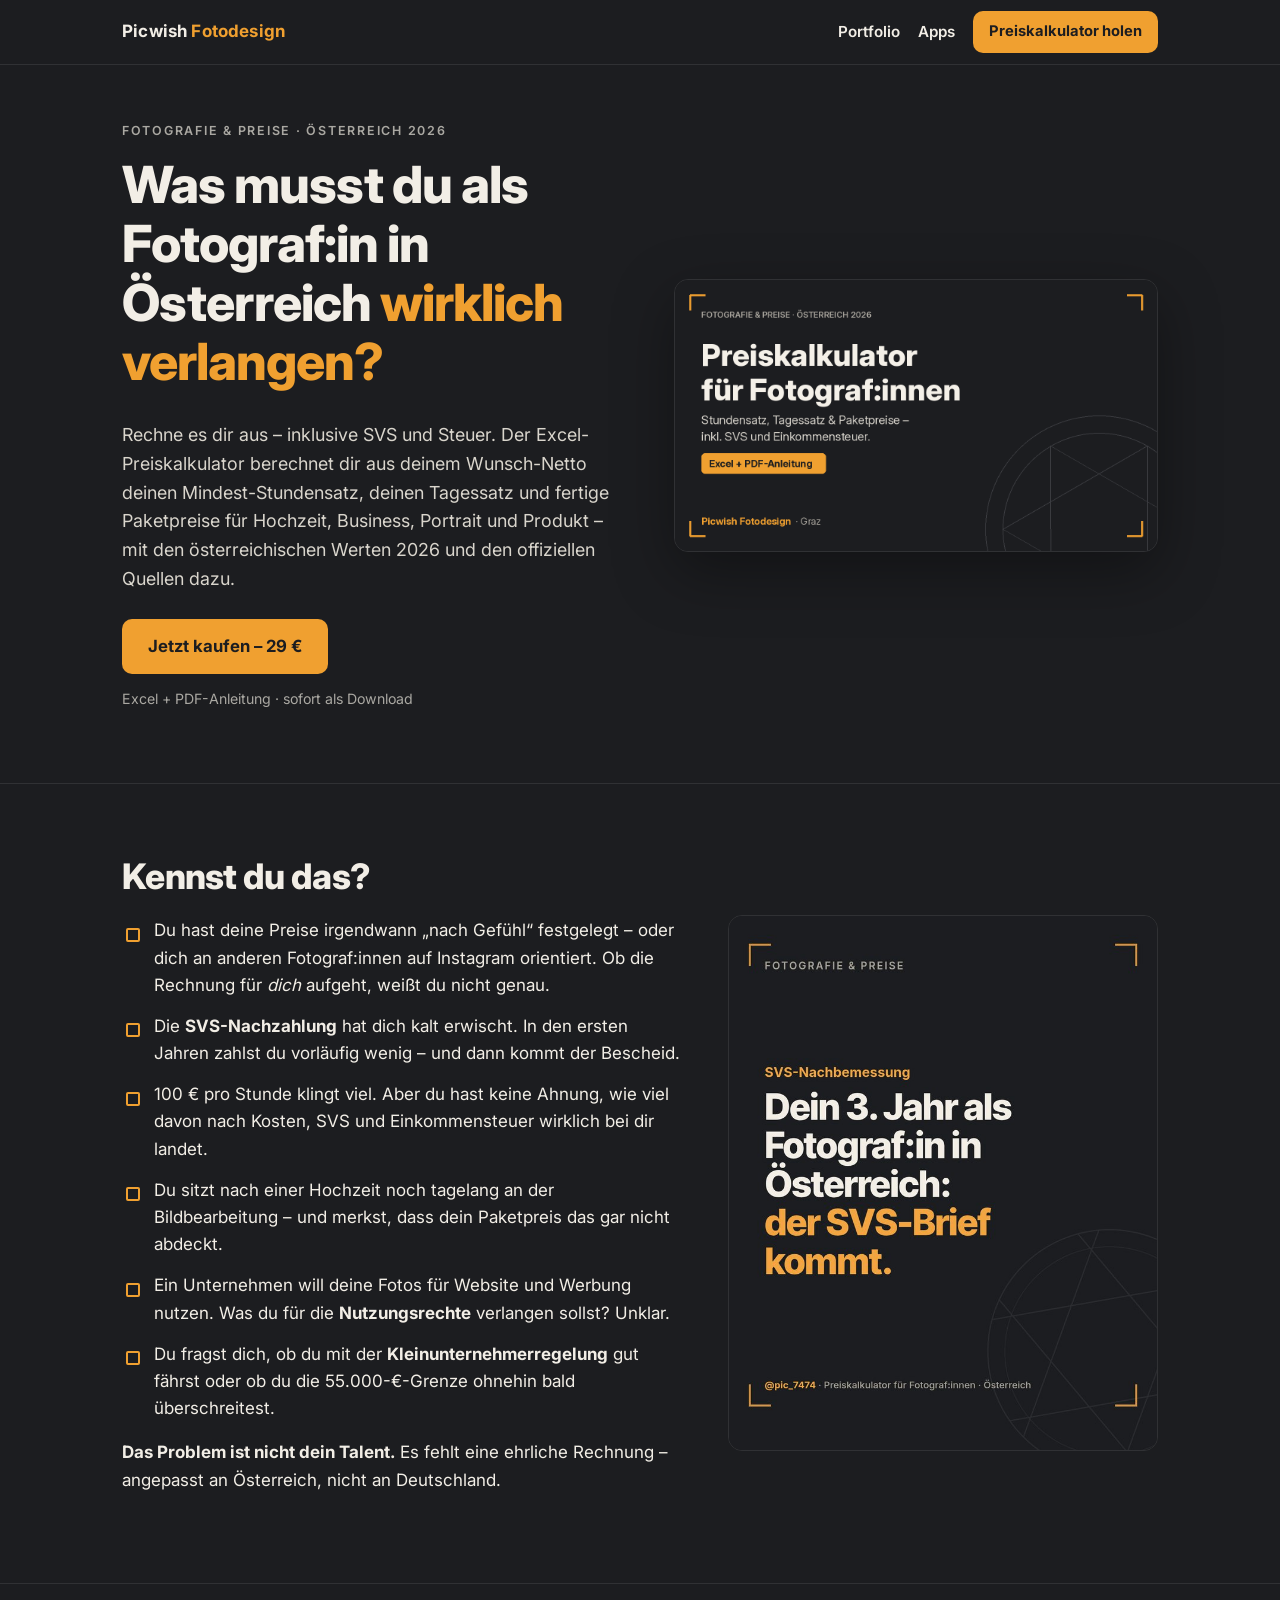
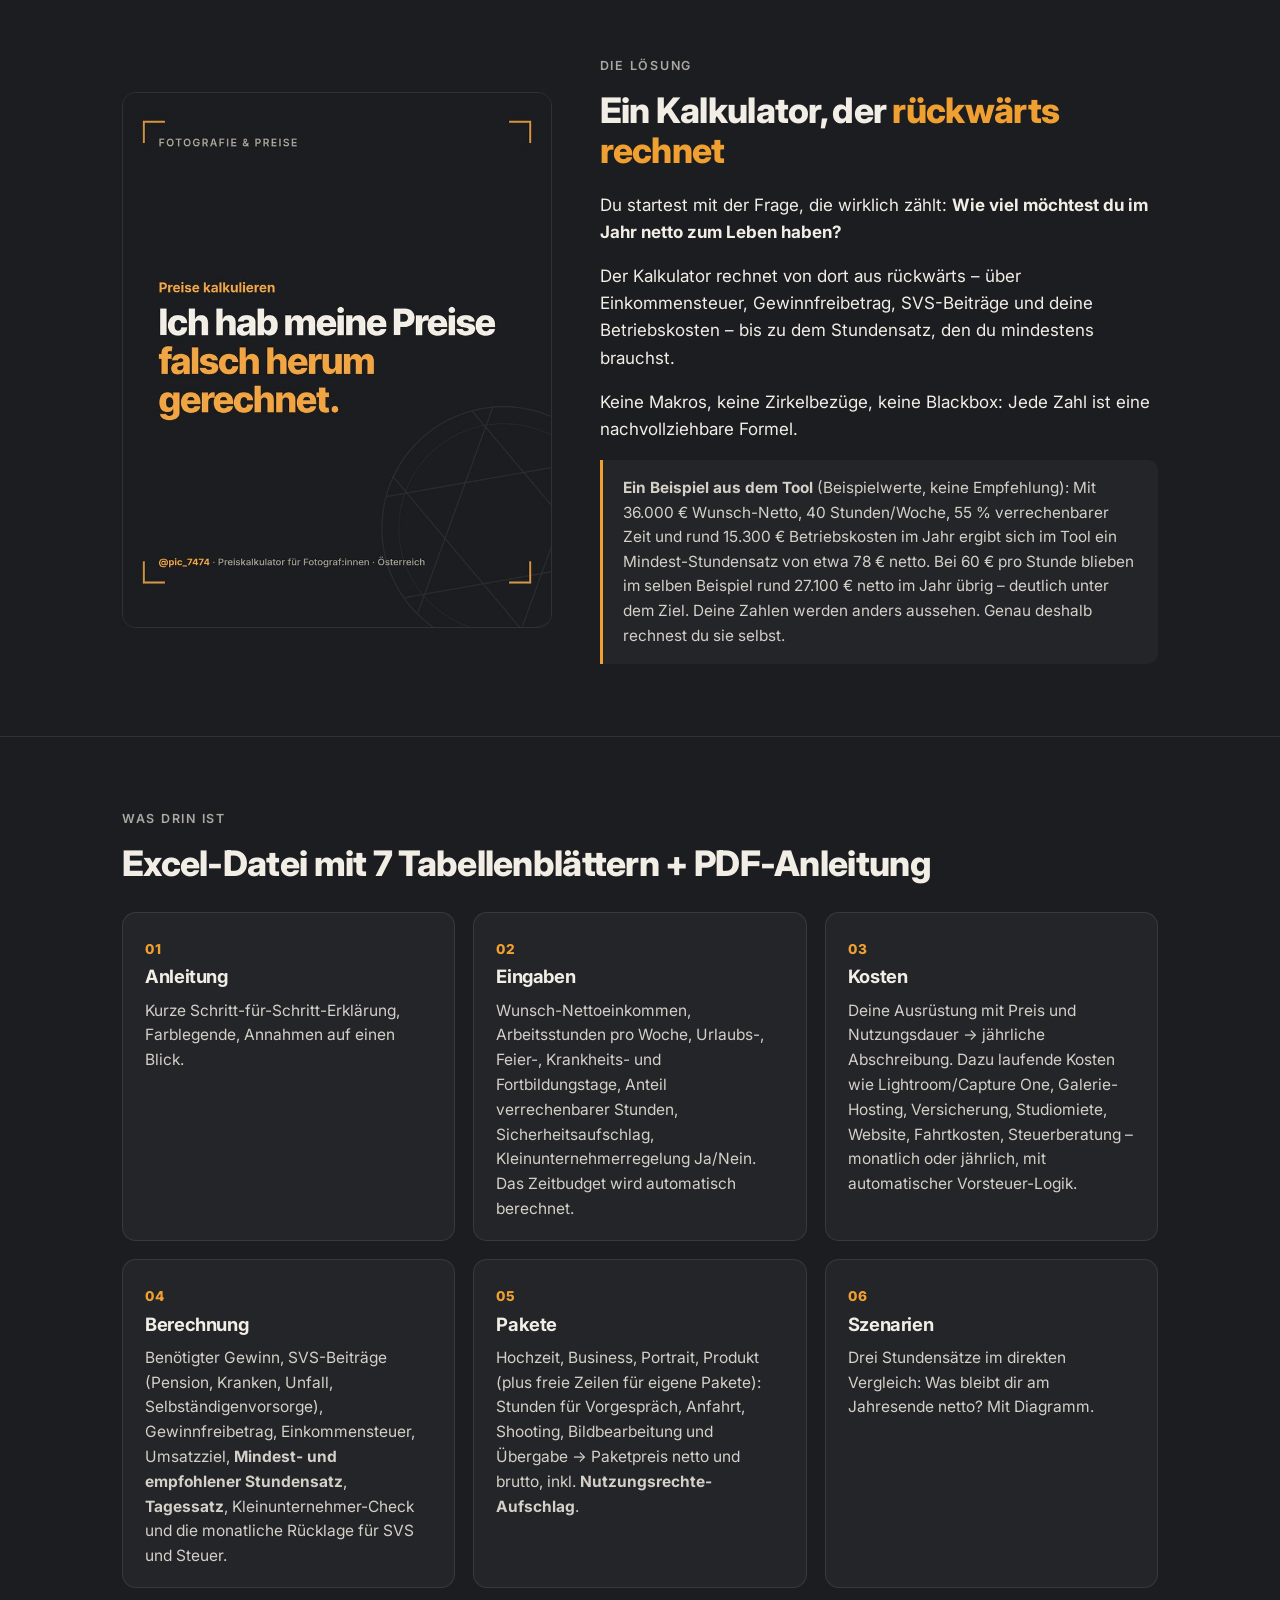
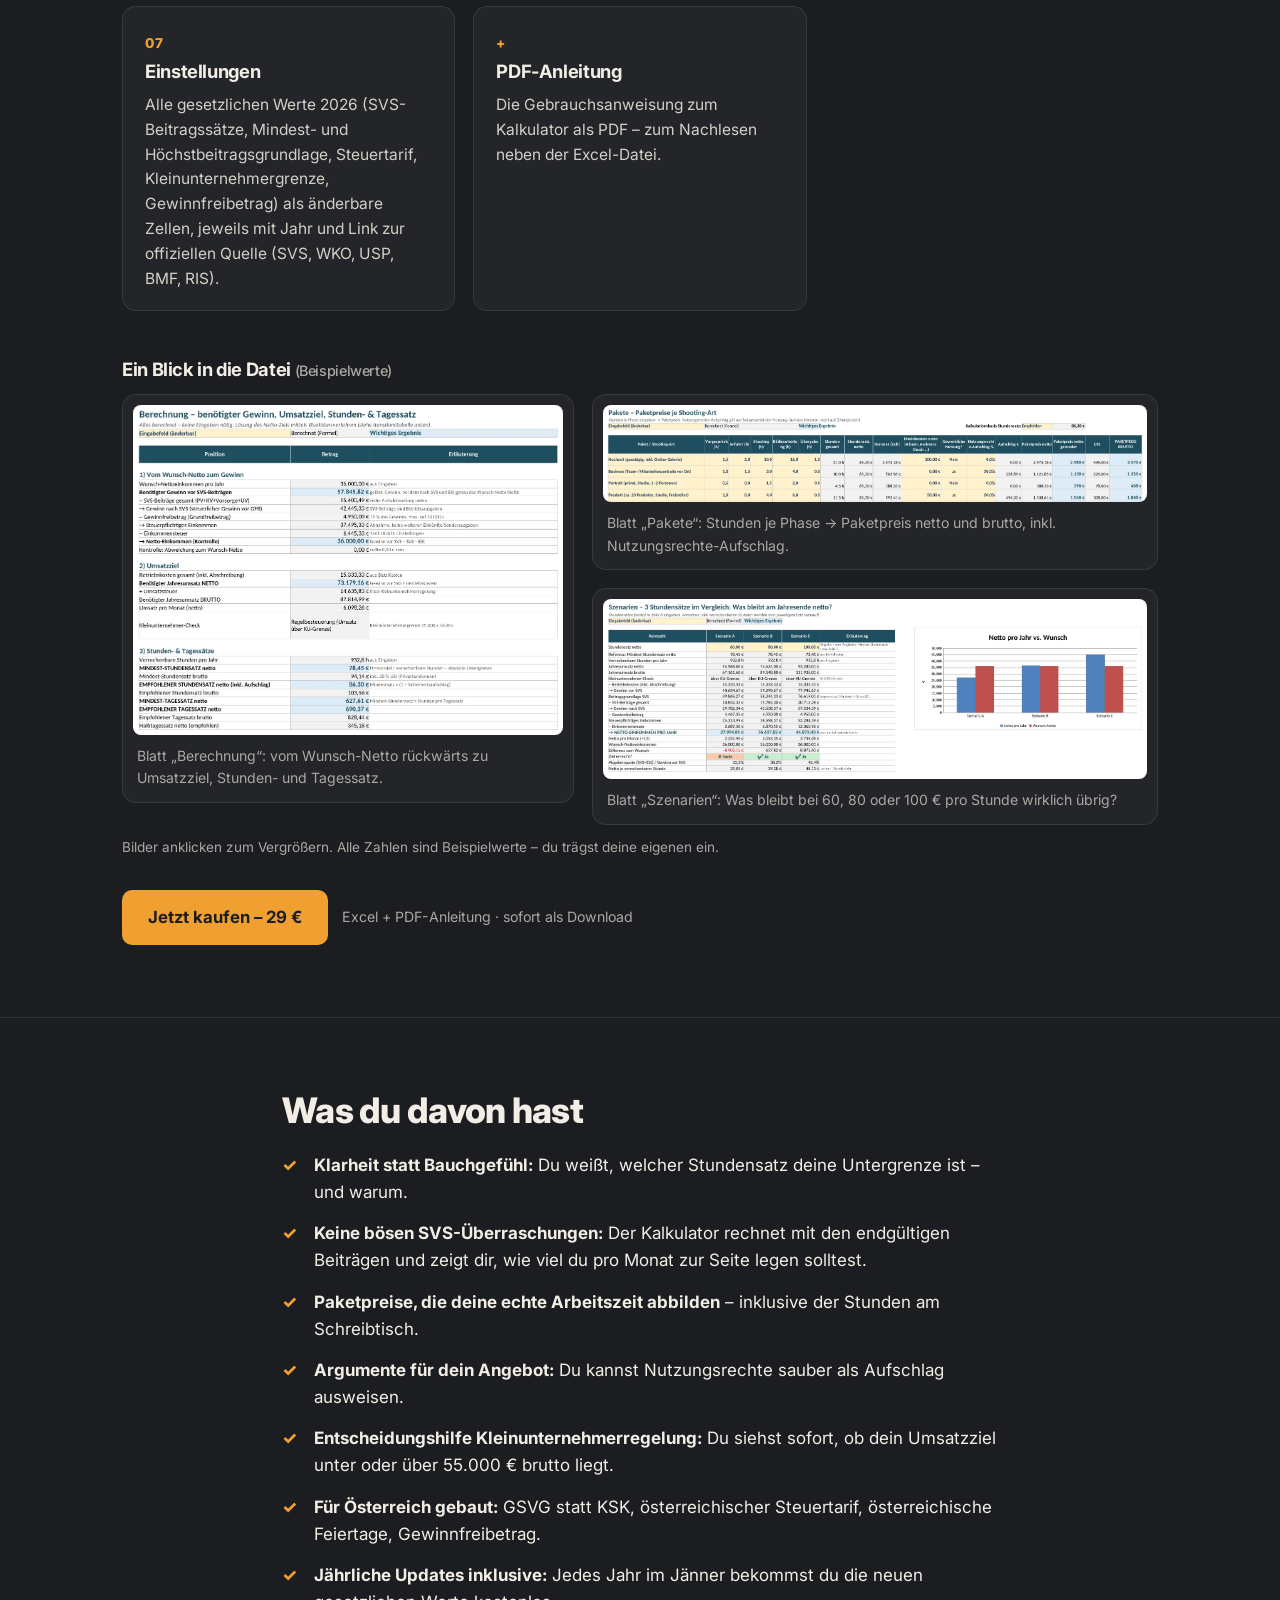
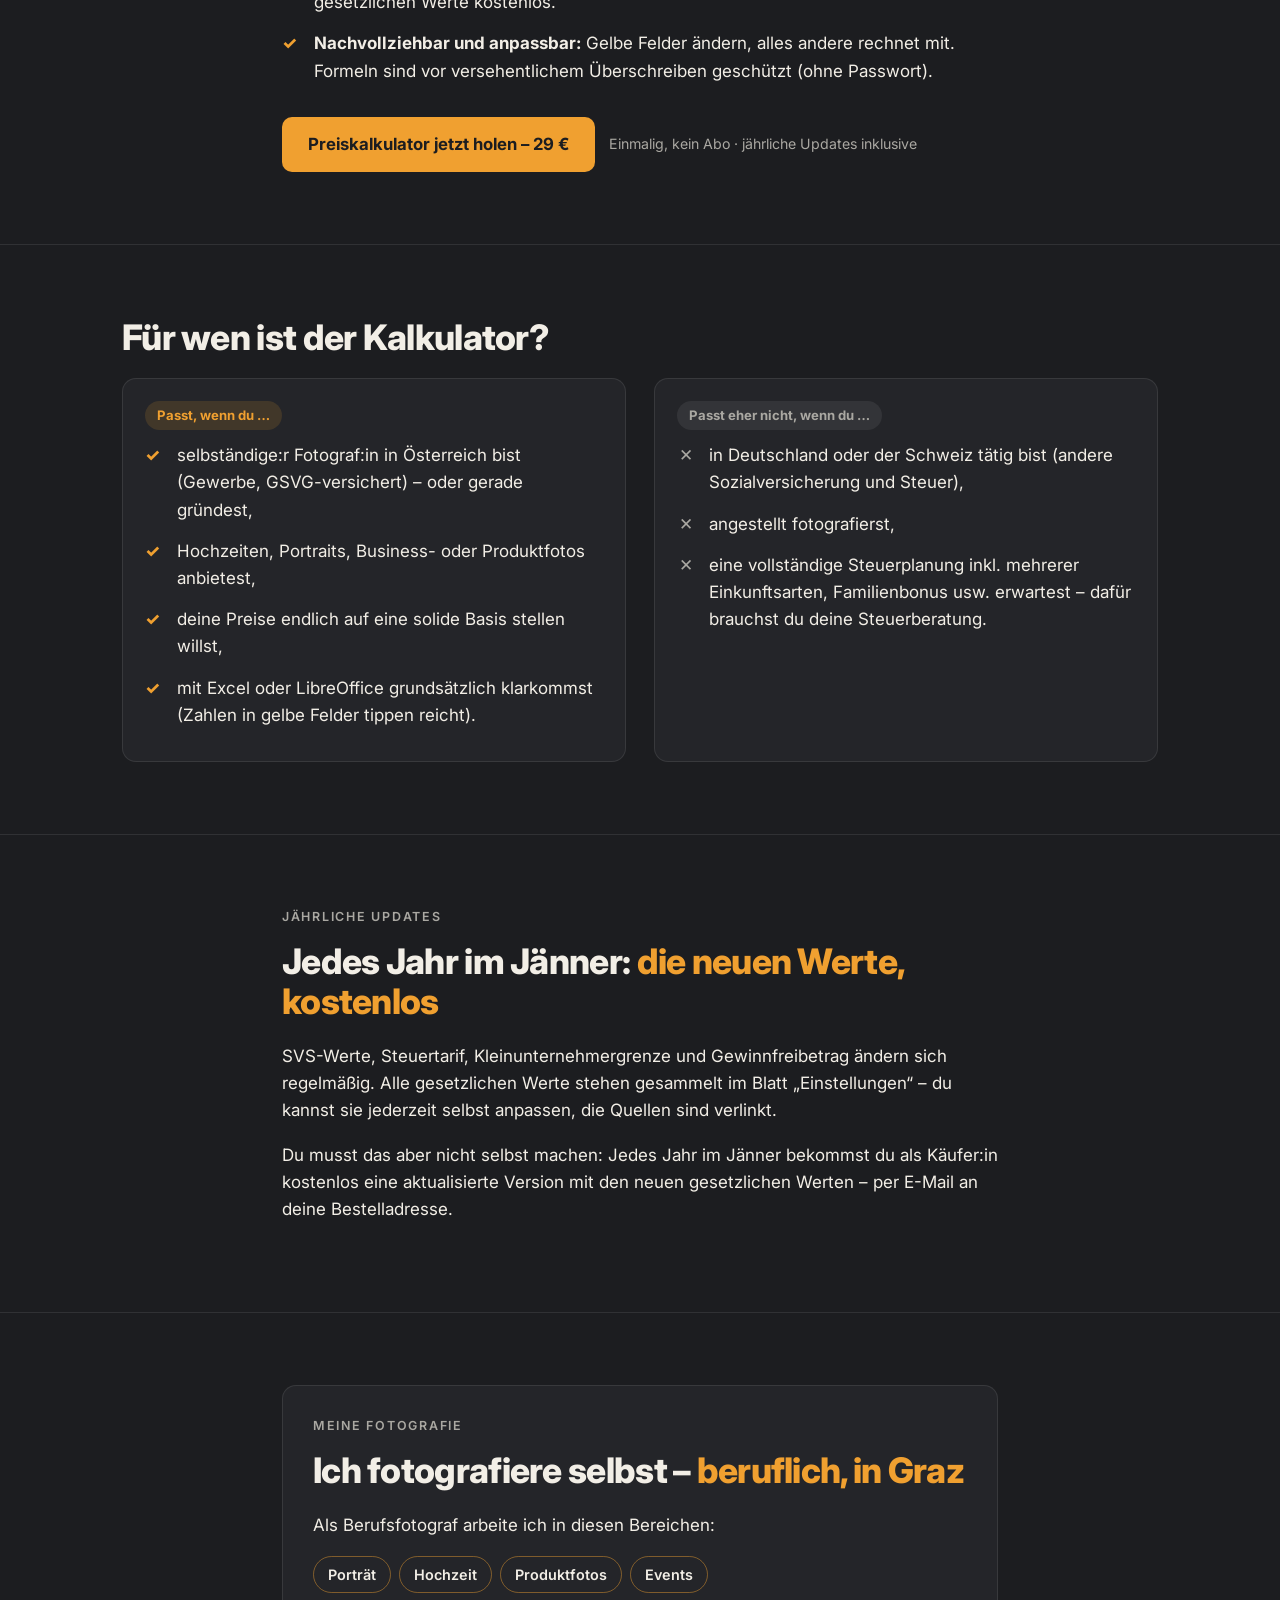
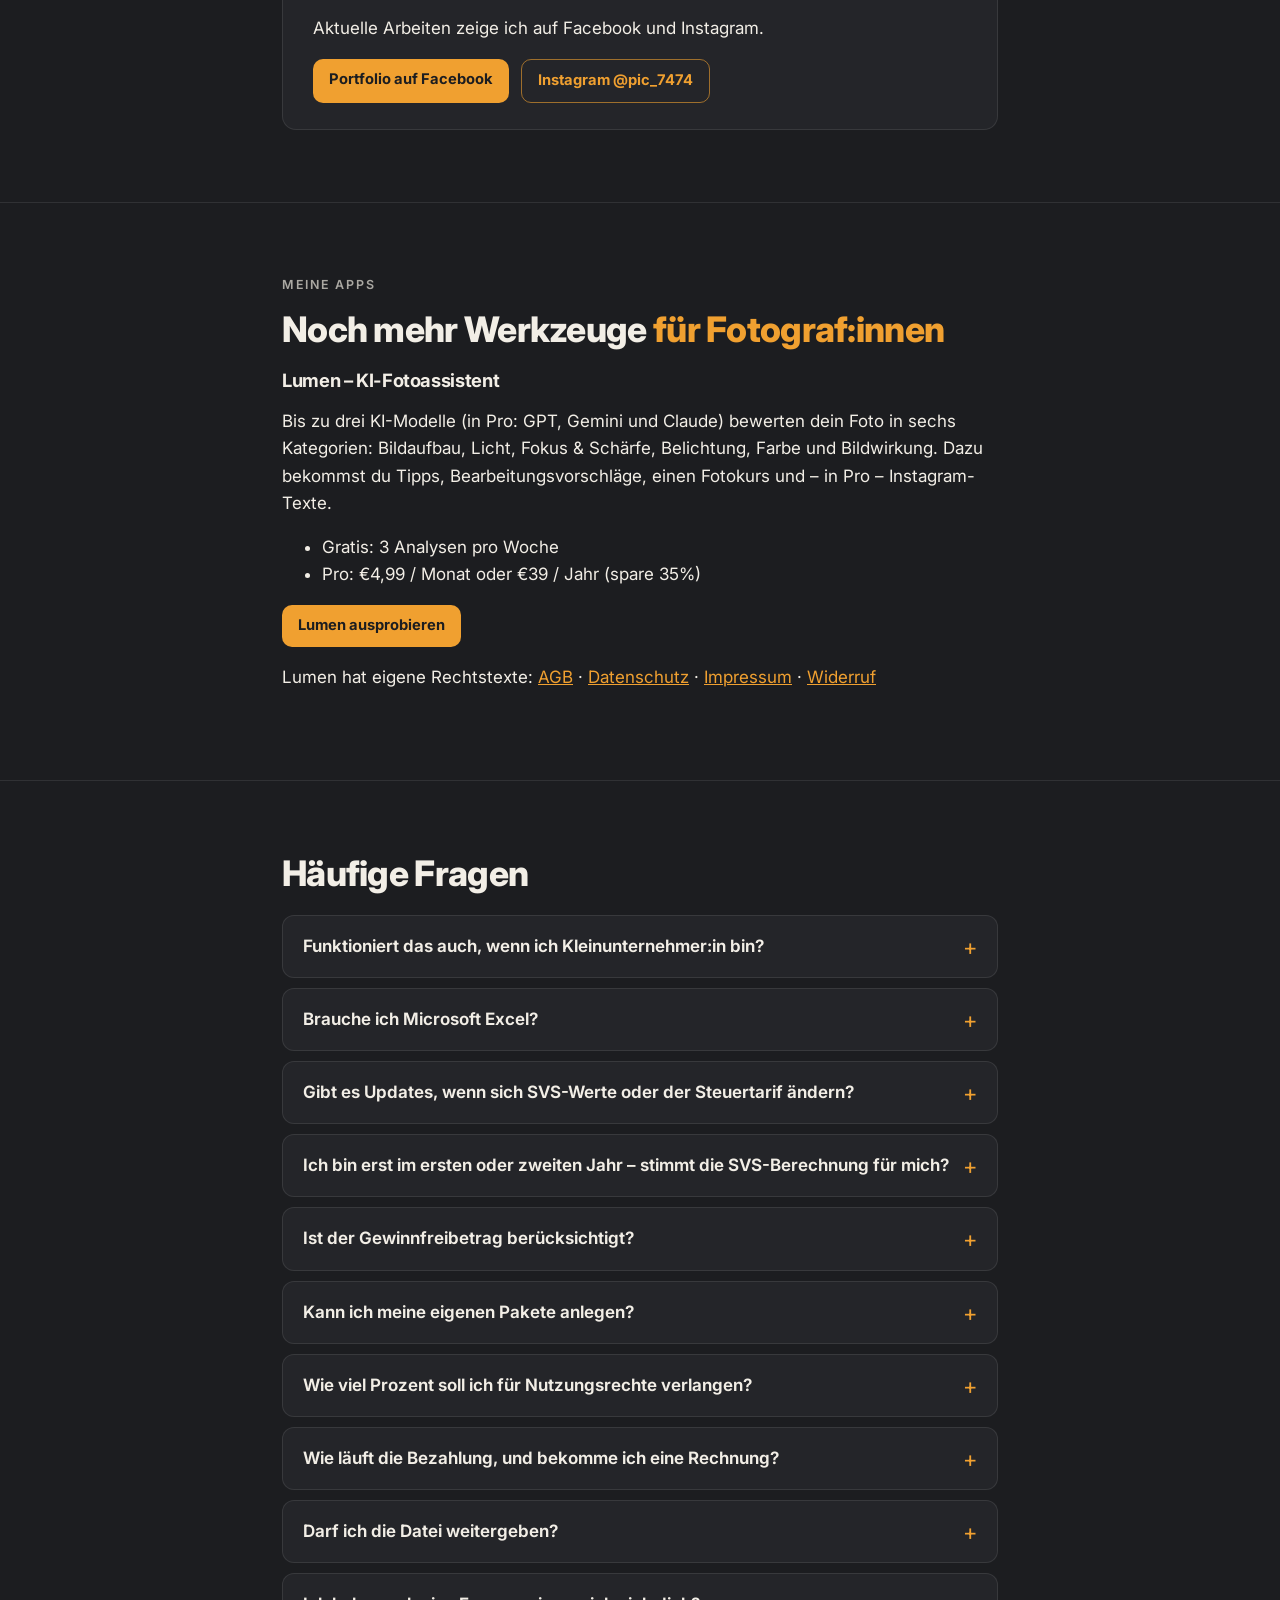
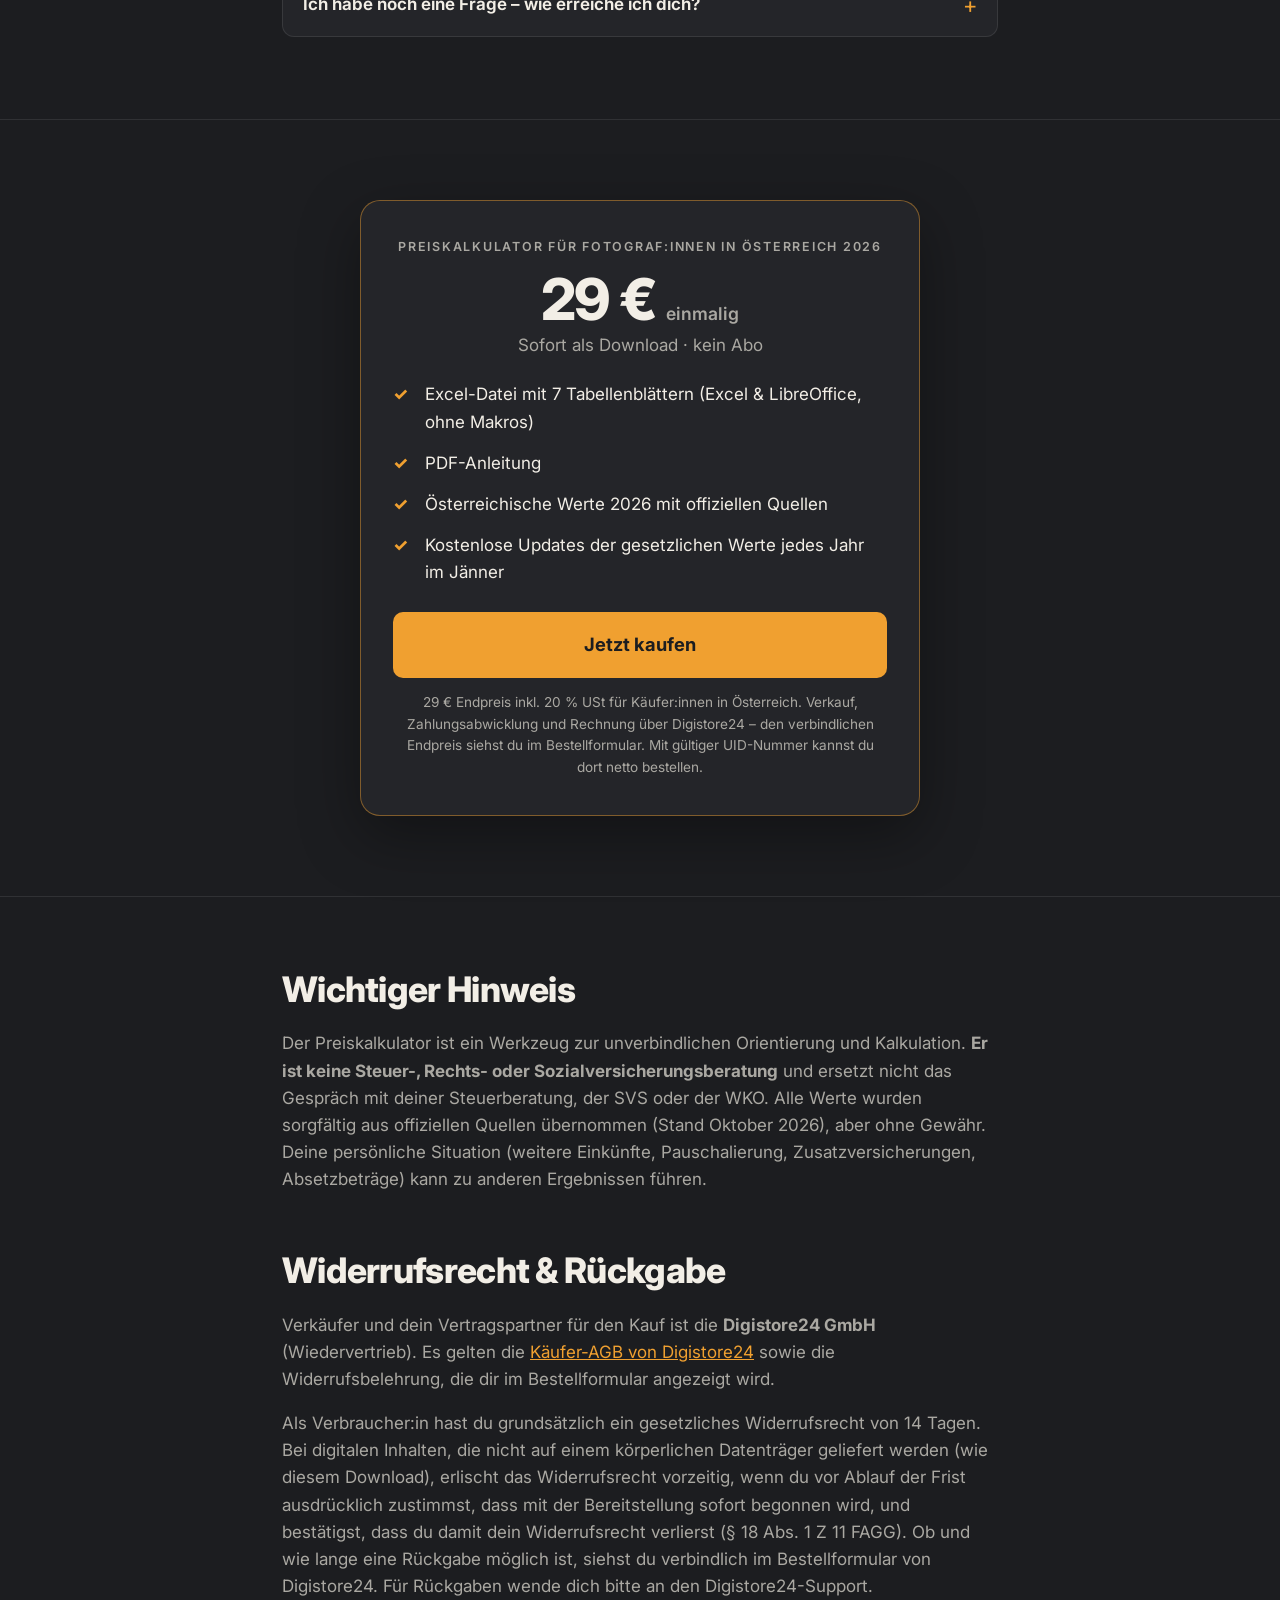
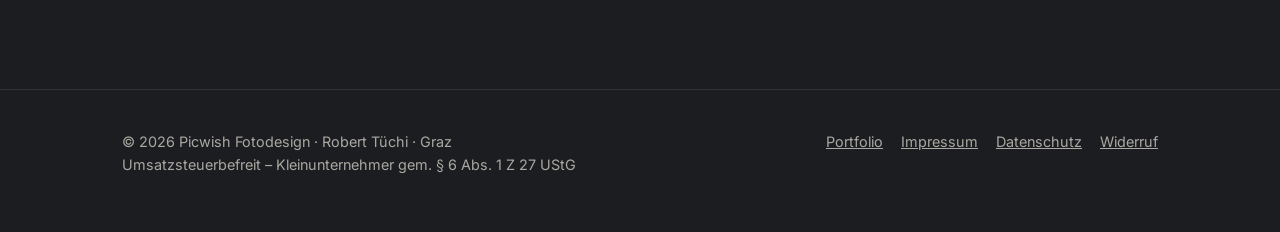
<file: index.html>
<!DOCTYPE html>
<html lang="de-AT">
<head>
<meta charset="utf-8">
<meta name="viewport" content="width=device-width, initial-scale=1">
<title>Preiskalkulator für Fotograf:innen in Österreich 2026 – Picwish Fotodesign</title>
<meta name="description" content="Excel-Preiskalkulator für selbständige Fotograf:innen in Österreich: Mindest-Stundensatz, Tagessatz und Paketpreise aus deinem Wunsch-Netto – inkl. SVS und Einkommensteuer, Werte 2026.">
<link rel="canonical" href="https://www.picwish-fotodesign.at/">
<meta property="og:title" content="Preiskalkulator für Fotograf:innen in Österreich 2026">
<meta property="og:description" content="Rechne dir aus, was du wirklich verlangen musst – inklusive SVS und Steuer.">
<meta property="og:url" content="https://www.picwish-fotodesign.at/">
<meta property="og:image" content="https://www.picwish-fotodesign.at/assets/cover_1280x720.png">
<meta property="og:image:width" content="1280">
<meta property="og:image:height" content="720">
<meta property="og:image:alt" content="Preiskalkulator für Fotograf:innen – Stundensatz, Tagessatz und Paketpreise inkl. SVS und Einkommensteuer">
<meta property="og:type" content="website">
<meta property="og:locale" content="de_AT">
<meta property="og:site_name" content="Picwish Fotodesign">
<meta name="twitter:card" content="summary_large_image">
<meta name="twitter:title" content="Preiskalkulator für Fotograf:innen in Österreich 2026">
<meta name="twitter:description" content="Rechne dir aus, was du wirklich verlangen musst – inklusive SVS und Steuer.">
<meta name="twitter:image" content="https://www.picwish-fotodesign.at/assets/cover_1280x720.png">
<link rel="preload" href="assets/fonts/Inter-Variable-latin.woff2" as="font" type="font/woff2" crossorigin>
<link rel="stylesheet" href="assets/style.css">
<link rel="icon" href="favicon.ico" sizes="any">
<link rel="icon" type="image/png" sizes="32x32" href="assets/favicon-32.png">
<link rel="apple-touch-icon" href="apple-touch-icon.png">
<meta name="theme-color" content="#1c1d20">
</head>
<body>

<header class="top">
  <div class="wrap">
    <a class="brand" href="index.html">Picwish <span>Fotodesign</span></a>
    <nav class="topnav"><a href="https://www.facebook.com/PicWishFotodesign/" target="_blank" rel="noopener">Portfolio</a><a href="#apps">Apps</a><a class="btn small" href="#kaufen">Preiskalkulator holen</a></nav>
  </div>
</header>

<main>

<!-- HERO -->
<section class="hero">
  <div class="wrap hero-grid">
    <div>
      <p class="eyebrow">Fotografie &amp; Preise · Österreich 2026</p>
      <h1>Was musst du als Fotograf:in in Österreich <span class="accent">wirklich verlangen?</span></h1>
      <p class="lead">Rechne es dir aus – inklusive SVS und Steuer. Der Excel-Preiskalkulator berechnet dir aus deinem Wunsch-Netto deinen Mindest-Stundensatz, deinen Tagessatz und fertige Paketpreise für Hochzeit, Business, Portrait und Produkt – mit den österreichischen Werten 2026 und den offiziellen Quellen dazu.</p>
      <div class="cta">
        <a class="btn" href="https://www.checkout-ds24.com/product/748971">Jetzt kaufen – 29 €</a>
        <small>Excel + PDF-Anleitung · sofort als Download</small>
      </div>
    </div>
    <div class="frame"><img src="assets/cover_1280x720.png" width="1280" height="720" alt="Preiskalkulator für Fotograf:innen – Stundensatz, Tagessatz und Paketpreise inkl. SVS und Einkommensteuer. Excel + PDF-Anleitung."></div>
  </div>
</section>

<!-- PROBLEM -->
<section id="problem">
  <div class="wrap split">
    <div>
      <h2>Kennst du das?</h2>
      <ul class="pain">
        <li>Du hast deine Preise irgendwann „nach Gefühl“ festgelegt – oder dich an anderen Fotograf:innen auf Instagram orientiert. Ob die Rechnung für <em>dich</em> aufgeht, weißt du nicht genau.</li>
        <li>Die <strong>SVS-Nachzahlung</strong> hat dich kalt erwischt. In den ersten Jahren zahlst du vorläufig wenig – und dann kommt der Bescheid.</li>
        <li>100 € pro Stunde klingt viel. Aber du hast keine Ahnung, wie viel davon nach Kosten, SVS und Einkommensteuer wirklich bei dir landet.</li>
        <li>Du sitzt nach einer Hochzeit noch tagelang an der Bildbearbeitung – und merkst, dass dein Paketpreis das gar nicht abdeckt.</li>
        <li>Ein Unternehmen will deine Fotos für Website und Werbung nutzen. Was du für die <strong>Nutzungsrechte</strong> verlangen sollst? Unklar.</li>
        <li>Du fragst dich, ob du mit der <strong>Kleinunternehmerregelung</strong> gut fährst oder ob du die 55.000-€-Grenze ohnehin bald überschreitest.</li>
      </ul>
      <p><strong>Das Problem ist nicht dein Talent.</strong> Es fehlt eine ehrliche Rechnung – angepasst an Österreich, nicht an Deutschland.</p>
    </div>
    <div class="img"><img src="assets/ig_svs-nachzahlung.jpg" width="720" height="900" alt="Dein 3. Jahr als Fotograf in Österreich: der SVS-Brief kommt." loading="lazy"></div>
  </div>
</section>

<!-- LÖSUNG -->
<section id="loesung">
  <div class="wrap split rev">
    <div class="img"><img src="assets/ig_rueckwaerts-rechnen.jpg" width="720" height="900" alt="Ich hab meine Preise falsch herum gerechnet." loading="lazy"></div>
    <div>
      <p class="eyebrow">Die Lösung</p>
      <h2>Ein Kalkulator, der <span class="accent">rückwärts rechnet</span></h2>
      <p>Du startest mit der Frage, die wirklich zählt: <strong>Wie viel möchtest du im Jahr netto zum Leben haben?</strong></p>
      <p>Der Kalkulator rechnet von dort aus rückwärts – über Einkommensteuer, Gewinnfreibetrag, SVS-Beiträge und deine Betriebskosten – bis zu dem Stundensatz, den du mindestens brauchst.</p>
      <p>Keine Makros, keine Zirkelbezüge, keine Blackbox: Jede Zahl ist eine nachvollziehbare Formel.</p>
      <div class="note"><strong>Ein Beispiel aus dem Tool</strong> (Beispielwerte, keine Empfehlung): Mit 36.000 € Wunsch-Netto, 40 Stunden/Woche, 55 % verrechenbarer Zeit und rund 15.300 € Betriebskosten im Jahr ergibt sich im Tool ein Mindest-Stundensatz von etwa 78 € netto. Bei 60 € pro Stunde blieben im selben Beispiel rund 27.100 € netto im Jahr übrig – deutlich unter dem Ziel. Deine Zahlen werden anders aussehen. Genau deshalb rechnest du sie selbst.</div>
    </div>
  </div>
</section>

<!-- INHALT -->
<section id="inhalt">
  <div class="wrap">
    <p class="eyebrow">Was drin ist</p>
    <h2>Excel-Datei mit 7 Tabellenblättern + PDF-Anleitung</h2>
    <div class="cards">
      <div class="card"><span class="num">01</span><h3>Anleitung</h3><p>Kurze Schritt-für-Schritt-Erklärung, Farblegende, Annahmen auf einen Blick.</p></div>
      <div class="card"><span class="num">02</span><h3>Eingaben</h3><p>Wunsch-Nettoeinkommen, Arbeitsstunden pro Woche, Urlaubs-, Feier-, Krankheits- und Fortbildungstage, Anteil verrechenbarer Stunden, Sicherheitsaufschlag, Kleinunternehmerregelung Ja/Nein. Das Zeitbudget wird automatisch berechnet.</p></div>
      <div class="card"><span class="num">03</span><h3>Kosten</h3><p>Deine Ausrüstung mit Preis und Nutzungsdauer → jährliche Abschreibung. Dazu laufende Kosten wie Lightroom/Capture One, Galerie-Hosting, Versicherung, Studiomiete, Website, Fahrtkosten, Steuerberatung – monatlich oder jährlich, mit automatischer Vorsteuer-Logik.</p></div>
      <div class="card"><span class="num">04</span><h3>Berechnung</h3><p>Benötigter Gewinn, SVS-Beiträge (Pension, Kranken, Unfall, Selbständigenvorsorge), Gewinnfreibetrag, Einkommensteuer, Umsatzziel, <strong>Mindest- und empfohlener Stundensatz</strong>, <strong>Tagessatz</strong>, Kleinunternehmer-Check und die monatliche Rücklage für SVS und Steuer.</p></div>
      <div class="card"><span class="num">05</span><h3>Pakete</h3><p>Hochzeit, Business, Portrait, Produkt (plus freie Zeilen für eigene Pakete): Stunden für Vorgespräch, Anfahrt, Shooting, Bildbearbeitung und Übergabe → Paketpreis netto und brutto, inkl. <strong>Nutzungsrechte-Aufschlag</strong>.</p></div>
      <div class="card"><span class="num">06</span><h3>Szenarien</h3><p>Drei Stundensätze im direkten Vergleich: Was bleibt dir am Jahresende netto? Mit Diagramm.</p></div>
      <div class="card"><span class="num">07</span><h3>Einstellungen</h3><p>Alle gesetzlichen Werte 2026 (SVS-Beitragssätze, Mindest- und Höchstbeitragsgrundlage, Steuertarif, Kleinunternehmergrenze, Gewinnfreibetrag) als änderbare Zellen, jeweils mit Jahr und Link zur offiziellen Quelle (SVS, WKO, USP, BMF, RIS).</p></div>
      <div class="card"><span class="num">+</span><h3>PDF-Anleitung</h3><p>Die Gebrauchsanweisung zum Kalkulator als PDF – zum Nachlesen neben der Excel-Datei.</p></div>
    </div>

    <h3 class="peek-title">Ein Blick in die Datei <span class="muted">(Beispielwerte)</span></h3>
    <div class="peek">
      <figure class="shot shot-tall">
        <a href="assets/kalkulator-berechnung.webp"><img src="assets/kalkulator-berechnung.webp" width="1207" height="925" loading="lazy" alt="Screenshot aus dem Blatt „Berechnung“: vom Wunsch-Netto 36.000 € über SVS-Beiträge, Gewinnfreibetrag und Einkommensteuer zum Umsatzziel, Mindest-Stundensatz 78,45 € netto, empfohlener Stundensatz 86,30 € netto und Tagessatz."></a>
        <figcaption>Blatt „Berechnung“: vom Wunsch-Netto rückwärts zu Umsatzziel, Stunden- und Tagessatz.</figcaption>
      </figure>
      <div class="peek-col">
        <figure class="shot">
          <a href="assets/kalkulator-pakete.webp"><img src="assets/kalkulator-pakete.webp" width="1629" height="292" loading="lazy" alt="Screenshot aus dem Blatt „Pakete“: Stunden je Phase für Hochzeit, Business, Portrait und Produkt, daraus Paketpreise netto und brutto inklusive Nutzungsrechte-Aufschlag."></a>
          <figcaption>Blatt „Pakete“: Stunden je Phase → Paketpreis netto und brutto, inkl. Nutzungsrechte-Aufschlag.</figcaption>
        </figure>
        <figure class="shot">
          <a href="assets/kalkulator-szenarien.webp"><img src="assets/kalkulator-szenarien.webp" width="1571" height="520" loading="lazy" alt="Screenshot aus dem Blatt „Szenarien“: drei Stundensätze (60, 80 und 100 € netto) im Vergleich mit dem Netto-Einkommen pro Jahr und einem Diagramm „Netto pro Jahr vs. Wunsch“."></a>
          <figcaption>Blatt „Szenarien“: Was bleibt bei 60, 80 oder 100 € pro Stunde wirklich übrig?</figcaption>
        </figure>
      </div>
    </div>
    <p class="muted small-note">Bilder anklicken zum Vergrößern. Alle Zahlen sind Beispielwerte – du trägst deine eigenen ein.</p>

    <div class="cta-row">
      <a class="btn" href="https://www.checkout-ds24.com/product/748971">Jetzt kaufen – 29 €</a>
      <small>Excel + PDF-Anleitung · sofort als Download</small>
    </div>
  </div>
</section>

<!-- NUTZEN -->
<section id="nutzen">
  <div class="wrap narrow">
    <h2>Was du davon hast</h2>
    <ul class="check">
      <li><strong>Klarheit statt Bauchgefühl:</strong> Du weißt, welcher Stundensatz deine Untergrenze ist – und warum.</li>
      <li><strong>Keine bösen SVS-Überraschungen:</strong> Der Kalkulator rechnet mit den endgültigen Beiträgen und zeigt dir, wie viel du pro Monat zur Seite legen solltest.</li>
      <li><strong>Paketpreise, die deine echte Arbeitszeit abbilden</strong> – inklusive der Stunden am Schreibtisch.</li>
      <li><strong>Argumente für dein Angebot:</strong> Du kannst Nutzungsrechte sauber als Aufschlag ausweisen.</li>
      <li><strong>Entscheidungshilfe Kleinunternehmerregelung:</strong> Du siehst sofort, ob dein Umsatzziel unter oder über 55.000 € brutto liegt.</li>
      <li><strong>Für Österreich gebaut:</strong> GSVG statt KSK, österreichischer Steuertarif, österreichische Feiertage, Gewinnfreibetrag.</li>
      <li><strong>Jährliche Updates inklusive:</strong> Jedes Jahr im Jänner bekommst du die neuen gesetzlichen Werte kostenlos.</li>
      <li><strong>Nachvollziehbar und anpassbar:</strong> Gelbe Felder ändern, alles andere rechnet mit. Formeln sind vor versehentlichem Überschreiben geschützt (ohne Passwort).</li>
    </ul>
    <div class="cta-row">
      <a class="btn" href="https://www.checkout-ds24.com/product/748971">Preiskalkulator jetzt holen – 29 €</a>
      <small>Einmalig, kein Abo · jährliche Updates inklusive</small>
    </div>
  </div>
</section>

<!-- FÜR WEN -->
<section id="fuer-wen">
  <div class="wrap">
    <h2>Für wen ist der Kalkulator?</h2>
    <div class="two">
      <div class="card">
        <span class="badge">Passt, wenn du …</span>
        <ul class="check">
          <li>selbständige:r Fotograf:in in Österreich bist (Gewerbe, GSVG-versichert) – oder gerade gründest,</li>
          <li>Hochzeiten, Portraits, Business- oder Produktfotos anbietest,</li>
          <li>deine Preise endlich auf eine solide Basis stellen willst,</li>
          <li>mit Excel oder LibreOffice grundsätzlich klarkommst (Zahlen in gelbe Felder tippen reicht).</li>
        </ul>
      </div>
      <div class="card">
        <span class="badge" style="background:rgba(255,255,255,.07);color:var(--muted)">Passt eher nicht, wenn du …</span>
        <ul class="cross">
          <li>in Deutschland oder der Schweiz tätig bist (andere Sozialversicherung und Steuer),</li>
          <li>angestellt fotografierst,</li>
          <li>eine vollständige Steuerplanung inkl. mehrerer Einkunftsarten, Familienbonus usw. erwartest – dafür brauchst du deine Steuerberatung.</li>
        </ul>
      </div>
    </div>
  </div>
</section>

<!-- UPDATES -->
<section id="updates">
  <div class="wrap narrow">
    <p class="eyebrow">Jährliche Updates</p>
    <h2>Jedes Jahr im Jänner: <span class="accent">die neuen Werte, kostenlos</span></h2>
    <p>SVS-Werte, Steuertarif, Kleinunternehmergrenze und Gewinnfreibetrag ändern sich regelmäßig. Alle gesetzlichen Werte stehen gesammelt im Blatt „Einstellungen“ – du kannst sie jederzeit selbst anpassen, die Quellen sind verlinkt.</p>
    <p>Du musst das aber nicht selbst machen: Jedes Jahr im Jänner bekommst du als Käufer:in kostenlos eine aktualisierte Version mit den neuen gesetzlichen Werten – per E-Mail an deine Bestelladresse.</p>
  </div>
</section>

<!-- ÜBER MICH – AUSGEBLENDET (Entwurf). Zum Aktivieren: diesen Kommentar entfernen, Text prüfen, Foto statt Platzhalter einsetzen und die Markierung „Entwurf“ entfernen.
<section id="ueber-mich">
  <div class="wrap about">
    <div class="about-photo" role="img" aria-label="Platzhalter für ein Foto von Robert Tüchi">
      <span class="ph">[Foto von Robert folgt]</span>
    </div>
    <div>
      <p class="eyebrow">Über mich <span class="ph">Entwurf</span></p>
      <h2>Hallo, ich bin Robert.</h2>
      <p>Ich bin Berufsfotograf in Graz und stehe hinter <strong>Picwish Fotodesign</strong>. Den Preiskalkulator habe ich für selbständige Fotograf:innen in Österreich gebaut – mit SVS, österreichischem Steuertarif und Kleinunternehmerregelung statt deutscher Werte.</p>
      <p>Jede Zahl im Kalkulator ist eine nachvollziehbare Formel, und alle gesetzlichen Werte sind mit ihrer offiziellen Quelle verlinkt. Wenn du Fragen hast, schreib mir an <a href="mailto:robert.tuechi@gmail.com">robert.tuechi@gmail.com</a> oder auf Instagram an <a href="https://www.instagram.com/pic_7474/" rel="noopener">@pic_7474</a>.</p>
    </div>
  </div>
</section>
-->

<!-- MEINE FOTOGRAFIE – nur Text und Links, keine Bilder/Einbettungen -->
<section id="fotografie">
  <div class="wrap narrow">
    <div class="photo-teaser">
      <p class="eyebrow">Meine Fotografie</p>
      <h2>Ich fotografiere selbst – <span class="accent">beruflich, in Graz</span></h2>
      <p>Als Berufsfotograf arbeite ich in diesen Bereichen:</p>
      <ul class="tags"><li>Porträt</li><li>Hochzeit</li><li>Produktfotos</li><li>Events</li></ul>
      <p>Aktuelle Arbeiten zeige ich auf Facebook und Instagram.</p>
      <div class="actions">
        <a class="btn small" href="https://www.facebook.com/PicWishFotodesign/" target="_blank" rel="noopener">Portfolio auf Facebook</a>
        <a class="btn small ghost" href="https://www.instagram.com/pic_7474/" target="_blank" rel="noopener">Instagram @pic_7474</a>
      </div>
    </div>
  </div>
</section>

<!-- MEINE APPS – nur Text und Links, keine Einbettungen/Skripte -->
<section id="apps">
  <div class="wrap narrow">
    <p class="eyebrow">Meine Apps</p>
    <h2>Noch mehr Werkzeuge <span class="accent">für Fotograf:innen</span></h2>
    <div class="app-card">
      <h3>Lumen – KI-Fotoassistent</h3>
      <p>Bis zu drei KI-Modelle (in Pro: GPT, Gemini und Claude) bewerten dein Foto in sechs Kategorien: Bildaufbau, Licht, Fokus &amp; Schärfe, Belichtung, Farbe und Bildwirkung. Dazu bekommst du Tipps, Bearbeitungsvorschläge, einen Fotokurs und – in Pro – Instagram-Texte.</p>
      <ul class="tags"><li>Gratis: 3 Analysen pro Woche</li><li>Pro: €4,99 / Monat oder €39 / Jahr (spare 35%)</li></ul>
      <div class="actions">
        <a class="btn small" href="https://lumen-67oi.onrender.com/" target="_blank" rel="noopener">Lumen ausprobieren</a>
      </div>
      <p class="app-legal">Lumen hat eigene Rechtstexte: <a href="https://lumen-67oi.onrender.com/agb" target="_blank" rel="noopener">AGB</a> · <a href="https://lumen-67oi.onrender.com/datenschutz" target="_blank" rel="noopener">Datenschutz</a> · <a href="https://lumen-67oi.onrender.com/impressum" target="_blank" rel="noopener">Impressum</a> · <a href="https://lumen-67oi.onrender.com/widerruf" target="_blank" rel="noopener">Widerruf</a></p>
    </div>
  </div>
</section>

<!-- KUNDENSTIMMEN – AUSGEBLENDET, bis echte Zitate (mit Einverständnis der Personen) vorliegen.
     Zum Aktivieren: diesen Kommentar entfernen und Platzhalter durch echte Zitate, Namen und ggf. Ort/Fachgebiet ersetzen.
<section id="stimmen">
  <div class="wrap">
    <p class="eyebrow">Kundenstimmen</p>
    <h2>Was andere Fotograf:innen sagen</h2>
    <div class="cards quotes">
      <figure class="card quote"><blockquote>„[Kundenstimme folgt]“</blockquote><figcaption>[Name, Fotografie-Schwerpunkt, Ort]</figcaption></figure>
      <figure class="card quote"><blockquote>„[Kundenstimme folgt]“</blockquote><figcaption>[Name, Fotografie-Schwerpunkt, Ort]</figcaption></figure>
      <figure class="card quote"><blockquote>„[Kundenstimme folgt]“</blockquote><figcaption>[Name, Fotografie-Schwerpunkt, Ort]</figcaption></figure>
    </div>
  </div>
</section>
-->

<!-- FAQ -->
<section id="faq">
  <div class="wrap narrow">
    <h2>Häufige Fragen</h2>
    <details><summary>Funktioniert das auch, wenn ich Kleinunternehmer:in bin?</summary><p>Ja. Du stellst in den Eingaben „Kleinunternehmerregelung: Ja“ ein. Dann rechnet der Kalkulator ohne Umsatzsteuer auf deinen Preisen und setzt deine Kosten brutto an (weil du keine Vorsteuer abziehen kannst). Ein Check zeigt dir, ob dein Umsatzziel unter der Grenze von 55.000 € brutto liegt – oder im 10-%-Toleranzbereich bzw. darüber.</p></details>
    <details><summary>Brauche ich Microsoft Excel?</summary><p>Nein. Die Datei (.xlsx) funktioniert in Microsoft Excel (Windows/Mac) und im kostenlosen LibreOffice Calc. Sie kommt ohne Makros aus. Google Sheets und Apple Numbers sollten grundsätzlich funktionieren, sind aber nicht offiziell getestet – dort können Formatierung, Blattschutz oder Diagramm abweichen.</p></details>
    <details><summary>Gibt es Updates, wenn sich SVS-Werte oder der Steuertarif ändern?</summary><p>Ja. Jedes Jahr im Jänner bekommst du als Käufer:in kostenlos eine aktualisierte Version mit den neuen gesetzlichen Werten (SVS, Steuertarif, Kleinunternehmergrenze, Gewinnfreibetrag) per E-Mail an deine Bestelladresse. Zusätzlich kannst du alle Werte im Blatt „Einstellungen“ selbst anpassen.</p></details>
    <details><summary>Ich bin erst im ersten oder zweiten Jahr – stimmt die SVS-Berechnung für mich?</summary><p>Der Kalkulator rechnet bewusst mit den <em>endgültigen</em> Beiträgen auf Basis deines Gewinns. In den ersten Jahren zahlst du vorläufig oft weniger, die Differenz wird aber nachverrechnet. Für die Preisgestaltung ist die endgültige Belastung die ehrlichere Zahl.</p></details>
    <details><summary>Ist der Gewinnfreibetrag berücksichtigt?</summary><p>Ja, der Grundfreibetrag (15 % des Gewinns bis 33.000 €). Den investitionsbedingten Gewinnfreibetrag berücksichtigt das Tool nicht – damit rechnest du eher vorsichtig.</p></details>
    <details><summary>Kann ich meine eigenen Pakete anlegen?</summary><p>Ja, im Blatt „Pakete“ sind freie Zeilen für eigene Angebote vorgesehen, z. B. Familien-, Event- oder Immobilienshootings.</p></details>
    <details><summary>Wie viel Prozent soll ich für Nutzungsrechte verlangen?</summary><p>Dafür gibt es in Österreich keinen verbindlichen Tarif. Im Tool stehen Beispielwerte (30 % bzw. 50 %), die du frei anpassen kannst – je nach Umfang, Dauer, Medien und Exklusivität der Nutzung.</p></details>
    <details><summary>Wie läuft die Bezahlung, und bekomme ich eine Rechnung?</summary><p>Die Abwicklung der Zahlung erfolgt durch Digistore24. Nach dem Kauf bekommst du den Download-Zugang und deine Rechnung automatisch von Digistore24.</p></details>
    <details><summary>Darf ich die Datei weitergeben?</summary><p>Nein. Die Datei ist für die persönliche Nutzung in deinem eigenen Betrieb lizenziert. Weiterverkauf, Weitergabe oder Veröffentlichung – auch in veränderter Form oder als Teil anderer Produkte – sind nicht gestattet.</p></details>
    <details><summary>Ich habe noch eine Frage – wie erreiche ich dich?</summary><p>Schreib mir an <a href="mailto:robert.tuechi@gmail.com">robert.tuechi@gmail.com</a> oder auf Instagram an <a href="https://www.instagram.com/pic_7474/" rel="noopener">@pic_7474</a>. Ich antworte in der Regel innerhalb von 2 Werktagen. (Individuelle Steuer- oder SVS-Beratung kann ich leider nicht geben.)</p></details>
  </div>
</section>

<!-- PREIS -->
<section class="price" id="kaufen">
  <div class="wrap">
    <div class="pricebox">
      <p class="eyebrow">Preiskalkulator für Fotograf:innen in Österreich 2026</p>
      <div class="amount">29 € <small>einmalig</small></div>
      <p class="muted" style="margin:0">Sofort als Download · kein Abo</p>
      <ul class="check">
        <li>Excel-Datei mit 7 Tabellenblättern (Excel &amp; LibreOffice, ohne Makros)</li>
        <li>PDF-Anleitung</li>
        <li>Österreichische Werte 2026 mit offiziellen Quellen</li>
        <li>Kostenlose Updates der gesetzlichen Werte jedes Jahr im Jänner</li>
      </ul>
      <a class="btn big" href="https://www.checkout-ds24.com/product/748971">Jetzt kaufen</a>
      <p class="fine">29 € Endpreis inkl. 20 % USt für Käufer:innen in Österreich. Verkauf, Zahlungsabwicklung und Rechnung über Digistore24 – den verbindlichen Endpreis siehst du im Bestellformular. Mit gültiger UID-Nummer kannst du dort netto bestellen.</p>
    </div>
  </div>
</section>

<!-- HINWEIS + WIDERRUF -->
<section id="hinweise">
  <div class="wrap narrow">
    <h2>Wichtiger Hinweis</h2>
    <p class="muted">Der Preiskalkulator ist ein Werkzeug zur unverbindlichen Orientierung und Kalkulation. <strong>Er ist keine Steuer-, Rechts- oder Sozialversicherungsberatung</strong> und ersetzt nicht das Gespräch mit deiner Steuerberatung, der SVS oder der WKO. Alle Werte wurden sorgfältig aus offiziellen Quellen übernommen (Stand Oktober 2026), aber ohne Gewähr. Deine persönliche Situation (weitere Einkünfte, Pauschalierung, Zusatzversicherungen, Absetzbeträge) kann zu anderen Ergebnissen führen.</p>

    <h2 id="widerruf" style="margin-top:1.6em">Widerrufsrecht &amp; Rückgabe</h2>
    <p class="muted">Verkäufer und dein Vertragspartner für den Kauf ist die <strong>Digistore24 GmbH</strong> (Wiedervertrieb). Es gelten die <a href="https://www.digistore24.com/page/terms/1/de" rel="noopener">Käufer-AGB von Digistore24</a> sowie die Widerrufsbelehrung, die dir im Bestellformular angezeigt wird.</p>
    <p class="muted">Als Verbraucher:in hast du grundsätzlich ein gesetzliches Widerrufsrecht von 14 Tagen. Bei digitalen Inhalten, die nicht auf einem körperlichen Datenträger geliefert werden (wie diesem Download), erlischt das Widerrufsrecht vorzeitig, wenn du vor Ablauf der Frist ausdrücklich zustimmst, dass mit der Bereitstellung sofort begonnen wird, und bestätigst, dass du damit dein Widerrufsrecht verlierst (§ 18 Abs. 1 Z 11 FAGG). Ob und wie lange eine Rückgabe möglich ist, siehst du verbindlich im Bestellformular von Digistore24. Für Rückgaben wende dich bitte an den Digistore24-Support.</p>
  </div>
</section>

</main>

<div class="sticky-cta" id="sticky-cta" aria-hidden="false">
  <span>Preiskalkulator · <strong>29 €</strong></span>
  <a class="btn small" href="https://www.checkout-ds24.com/product/748971">Jetzt kaufen</a>
</div>

<footer>
  <div class="wrap">
    <div>© 2026 Picwish Fotodesign · Robert Tüchi · Graz<br>Umsatzsteuerbefreit – Kleinunternehmer gem. § 6 Abs. 1 Z 27 UStG</div>
    <nav><a href="https://www.facebook.com/PicWishFotodesign/" target="_blank" rel="noopener">Portfolio</a><a href="impressum.html">Impressum</a><a href="datenschutz.html">Datenschutz</a><a href="index.html#widerruf">Widerruf</a></nav>
  </div>
</footer>
<script>
/* Blendet den mobilen Kaufbalken aus, solange der obere Kaufbutton oder die Preisbox sichtbar ist. Keine Cookies, keine Datenübertragung. */
(function(){
  var bar=document.getElementById('sticky-cta'); if(!bar||!('IntersectionObserver' in window)) return;
  var targets=[document.querySelector('.hero .cta'),document.getElementById('kaufen'),document.querySelector('footer')].filter(Boolean);
  var visible=new Set();
  var io=new IntersectionObserver(function(es){
    es.forEach(function(e){ if(e.isIntersecting) visible.add(e.target); else visible.delete(e.target); });
    var hide=visible.size>0; bar.classList.toggle('is-hidden',hide); bar.setAttribute('aria-hidden',hide?'true':'false');
  },{threshold:0});
  targets.forEach(function(t){io.observe(t);});
})();
</script>
</body>
</html>
</file>
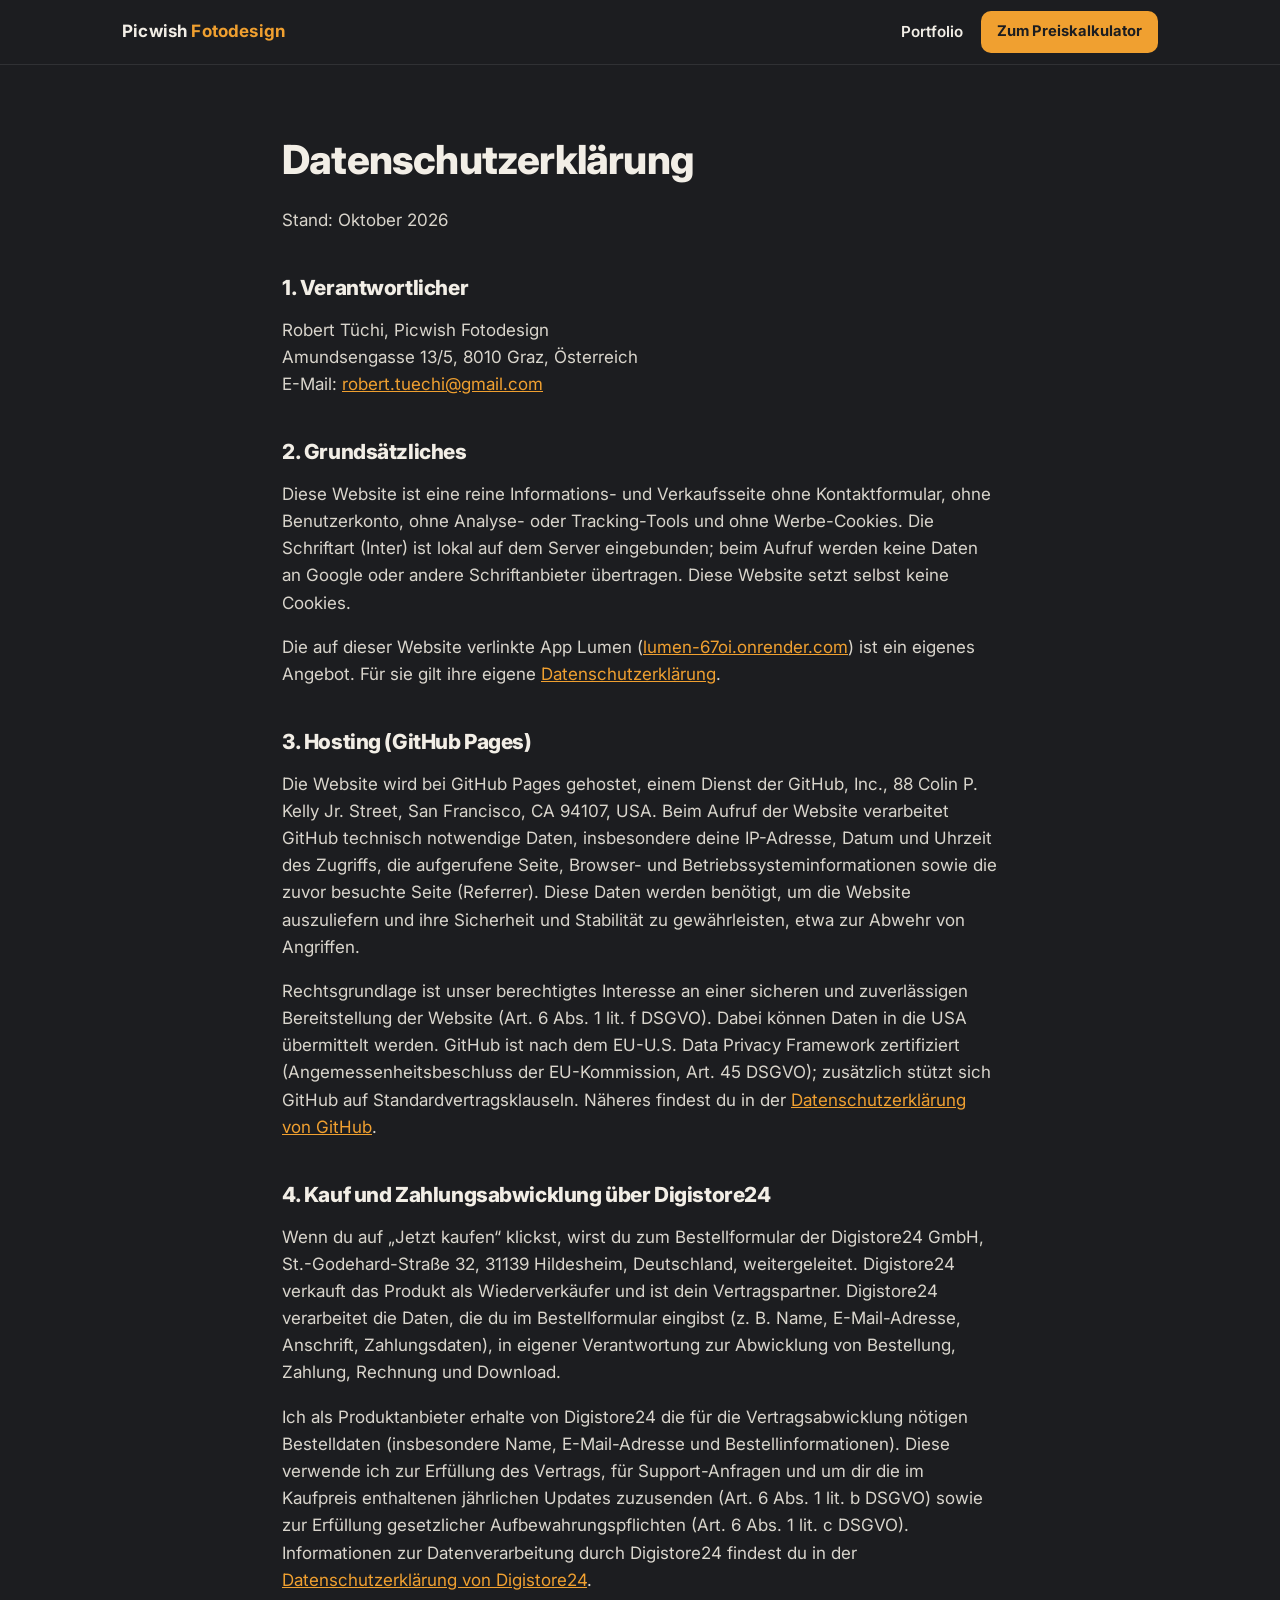
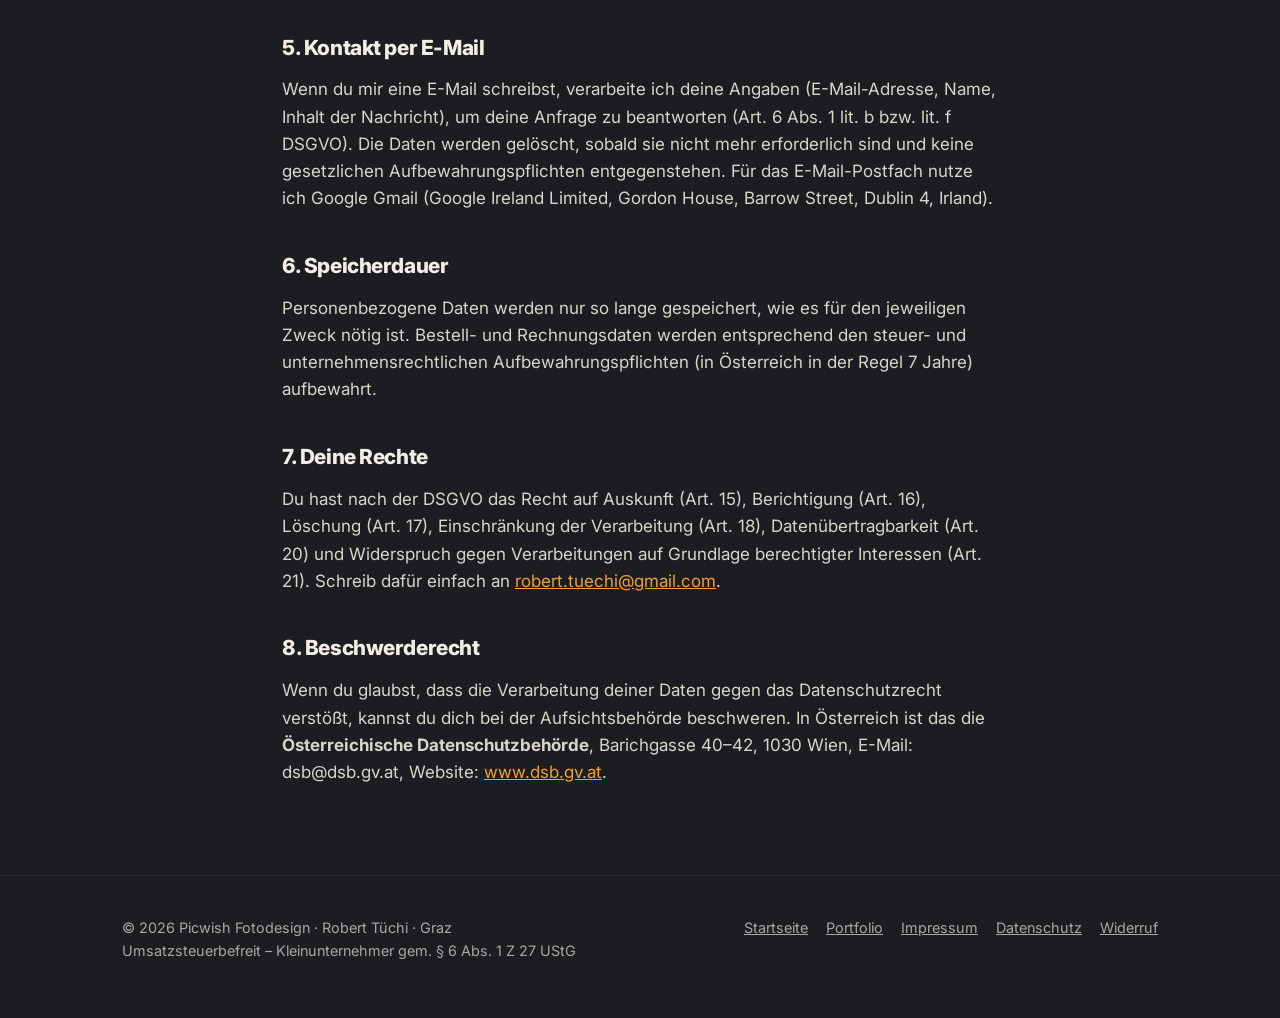
<file: datenschutz.html>
<!DOCTYPE html>
<html lang="de-AT">
<head>
<meta charset="utf-8">
<meta name="viewport" content="width=device-width, initial-scale=1">
<meta name="robots" content="noindex, follow">
<title>Datenschutzerklärung – Picwish Fotodesign</title>
<link rel="preload" href="assets/fonts/Inter-Variable-latin.woff2" as="font" type="font/woff2" crossorigin>
<link rel="stylesheet" href="assets/style.css">
<link rel="icon" href="favicon.ico" sizes="any">
<link rel="icon" type="image/png" sizes="32x32" href="assets/favicon-32.png">
<link rel="apple-touch-icon" href="apple-touch-icon.png">
<meta name="theme-color" content="#1c1d20">
</head>
<body>
<header class="top"><div class="wrap"><a class="brand" href="index.html">Picwish <span>Fotodesign</span></a><nav class="topnav"><a href="https://www.facebook.com/PicWishFotodesign/" target="_blank" rel="noopener">Portfolio</a><a class="btn small" href="index.html">Zum Preiskalkulator</a></nav></div></header>
<main class="legal"><section><div class="wrap narrow">
<h1>Datenschutzerklärung</h1>
<p class="muted">Stand: Oktober 2026</p>

<h2>1. Verantwortlicher</h2>
<p>Robert Tüchi, Picwish Fotodesign<br>Amundsengasse 13/5, 8010 Graz, Österreich<br>E-Mail: <a href="mailto:robert.tuechi@gmail.com">robert.tuechi@gmail.com</a></p>

<h2>2. Grundsätzliches</h2>
<p>Diese Website ist eine reine Informations- und Verkaufsseite ohne Kontaktformular, ohne Benutzerkonto, ohne Analyse- oder Tracking-Tools und ohne Werbe-Cookies. Die Schriftart (Inter) ist lokal auf dem Server eingebunden; beim Aufruf werden keine Daten an Google oder andere Schriftanbieter übertragen. Diese Website setzt selbst keine Cookies.</p>

<p>Die auf dieser Website verlinkte App Lumen (<a href="https://lumen-67oi.onrender.com/" rel="noopener">lumen-67oi.onrender.com</a>) ist ein eigenes Angebot. Für sie gilt ihre eigene <a href="https://lumen-67oi.onrender.com/datenschutz" rel="noopener">Datenschutzerklärung</a>.</p>

<h2>3. Hosting (GitHub Pages)</h2>
<p>Die Website wird bei GitHub Pages gehostet, einem Dienst der GitHub, Inc., 88 Colin P. Kelly Jr. Street, San Francisco, CA 94107, USA. Beim Aufruf der Website verarbeitet GitHub technisch notwendige Daten, insbesondere deine IP-Adresse, Datum und Uhrzeit des Zugriffs, die aufgerufene Seite, Browser- und Betriebssysteminformationen sowie die zuvor besuchte Seite (Referrer). Diese Daten werden benötigt, um die Website auszuliefern und ihre Sicherheit und Stabilität zu gewährleisten, etwa zur Abwehr von Angriffen.</p>
<p>Rechtsgrundlage ist unser berechtigtes Interesse an einer sicheren und zuverlässigen Bereitstellung der Website (Art. 6 Abs. 1 lit. f DSGVO). Dabei können Daten in die USA übermittelt werden. GitHub ist nach dem EU-U.S. Data Privacy Framework zertifiziert (Angemessenheitsbeschluss der EU-Kommission, Art. 45 DSGVO); zusätzlich stützt sich GitHub auf Standardvertragsklauseln. Näheres findest du in der <a href="https://docs.github.com/de/site-policy/privacy-policies/github-general-privacy-statement" rel="noopener">Datenschutzerklärung von GitHub</a>.</p>

<h2>4. Kauf und Zahlungsabwicklung über Digistore24</h2>
<p>Wenn du auf „Jetzt kaufen“ klickst, wirst du zum Bestellformular der Digistore24 GmbH, St.-Godehard-Straße 32, 31139 Hildesheim, Deutschland, weitergeleitet. Digistore24 verkauft das Produkt als Wiederverkäufer und ist dein Vertragspartner. Digistore24 verarbeitet die Daten, die du im Bestellformular eingibst (z. B. Name, E-Mail-Adresse, Anschrift, Zahlungsdaten), in eigener Verantwortung zur Abwicklung von Bestellung, Zahlung, Rechnung und Download.</p>
<p>Ich als Produktanbieter erhalte von Digistore24 die für die Vertragsabwicklung nötigen Bestelldaten (insbesondere Name, E-Mail-Adresse und Bestellinformationen). Diese verwende ich zur Erfüllung des Vertrags, für Support-Anfragen und um dir die im Kaufpreis enthaltenen jährlichen Updates zuzusenden (Art. 6 Abs. 1 lit. b DSGVO) sowie zur Erfüllung gesetzlicher Aufbewahrungspflichten (Art. 6 Abs. 1 lit. c DSGVO). Informationen zur Datenverarbeitung durch Digistore24 findest du in der <a href="https://www.digistore24.com/de/datenschutz" rel="noopener">Datenschutzerklärung von Digistore24</a>.</p>

<h2>5. Kontakt per E-Mail</h2>
<p>Wenn du mir eine E-Mail schreibst, verarbeite ich deine Angaben (E-Mail-Adresse, Name, Inhalt der Nachricht), um deine Anfrage zu beantworten (Art. 6 Abs. 1 lit. b bzw. lit. f DSGVO). Die Daten werden gelöscht, sobald sie nicht mehr erforderlich sind und keine gesetzlichen Aufbewahrungspflichten entgegenstehen. Für das E-Mail-Postfach nutze ich Google Gmail (Google Ireland Limited, Gordon House, Barrow Street, Dublin 4, Irland).</p>

<h2>6. Speicherdauer</h2>
<p>Personenbezogene Daten werden nur so lange gespeichert, wie es für den jeweiligen Zweck nötig ist. Bestell- und Rechnungsdaten werden entsprechend den steuer- und unternehmensrechtlichen Aufbewahrungspflichten (in Österreich in der Regel 7 Jahre) aufbewahrt.</p>

<h2>7. Deine Rechte</h2>
<p>Du hast nach der DSGVO das Recht auf Auskunft (Art. 15), Berichtigung (Art. 16), Löschung (Art. 17), Einschränkung der Verarbeitung (Art. 18), Datenübertragbarkeit (Art. 20) und Widerspruch gegen Verarbeitungen auf Grundlage berechtigter Interessen (Art. 21). Schreib dafür einfach an <a href="mailto:robert.tuechi@gmail.com">robert.tuechi@gmail.com</a>.</p>

<h2>8. Beschwerderecht</h2>
<p>Wenn du glaubst, dass die Verarbeitung deiner Daten gegen das Datenschutzrecht verstößt, kannst du dich bei der Aufsichtsbehörde beschweren. In Österreich ist das die <strong>Österreichische Datenschutzbehörde</strong>, Barichgasse 40–42, 1030 Wien, E-Mail: dsb@dsb.gv.at, Website: <a href="https://www.dsb.gv.at" rel="noopener">www.dsb.gv.at</a>.</p>
</div></section></main>
<footer><div class="wrap"><div>© 2026 Picwish Fotodesign · Robert Tüchi · Graz<br>Umsatzsteuerbefreit – Kleinunternehmer gem. § 6 Abs. 1 Z 27 UStG</div><nav><a href="index.html">Startseite</a><a href="https://www.facebook.com/PicWishFotodesign/" target="_blank" rel="noopener">Portfolio</a><a href="impressum.html">Impressum</a><a href="datenschutz.html">Datenschutz</a><a href="index.html#widerruf">Widerruf</a></nav></div></footer>
</body>
</html>
</file>
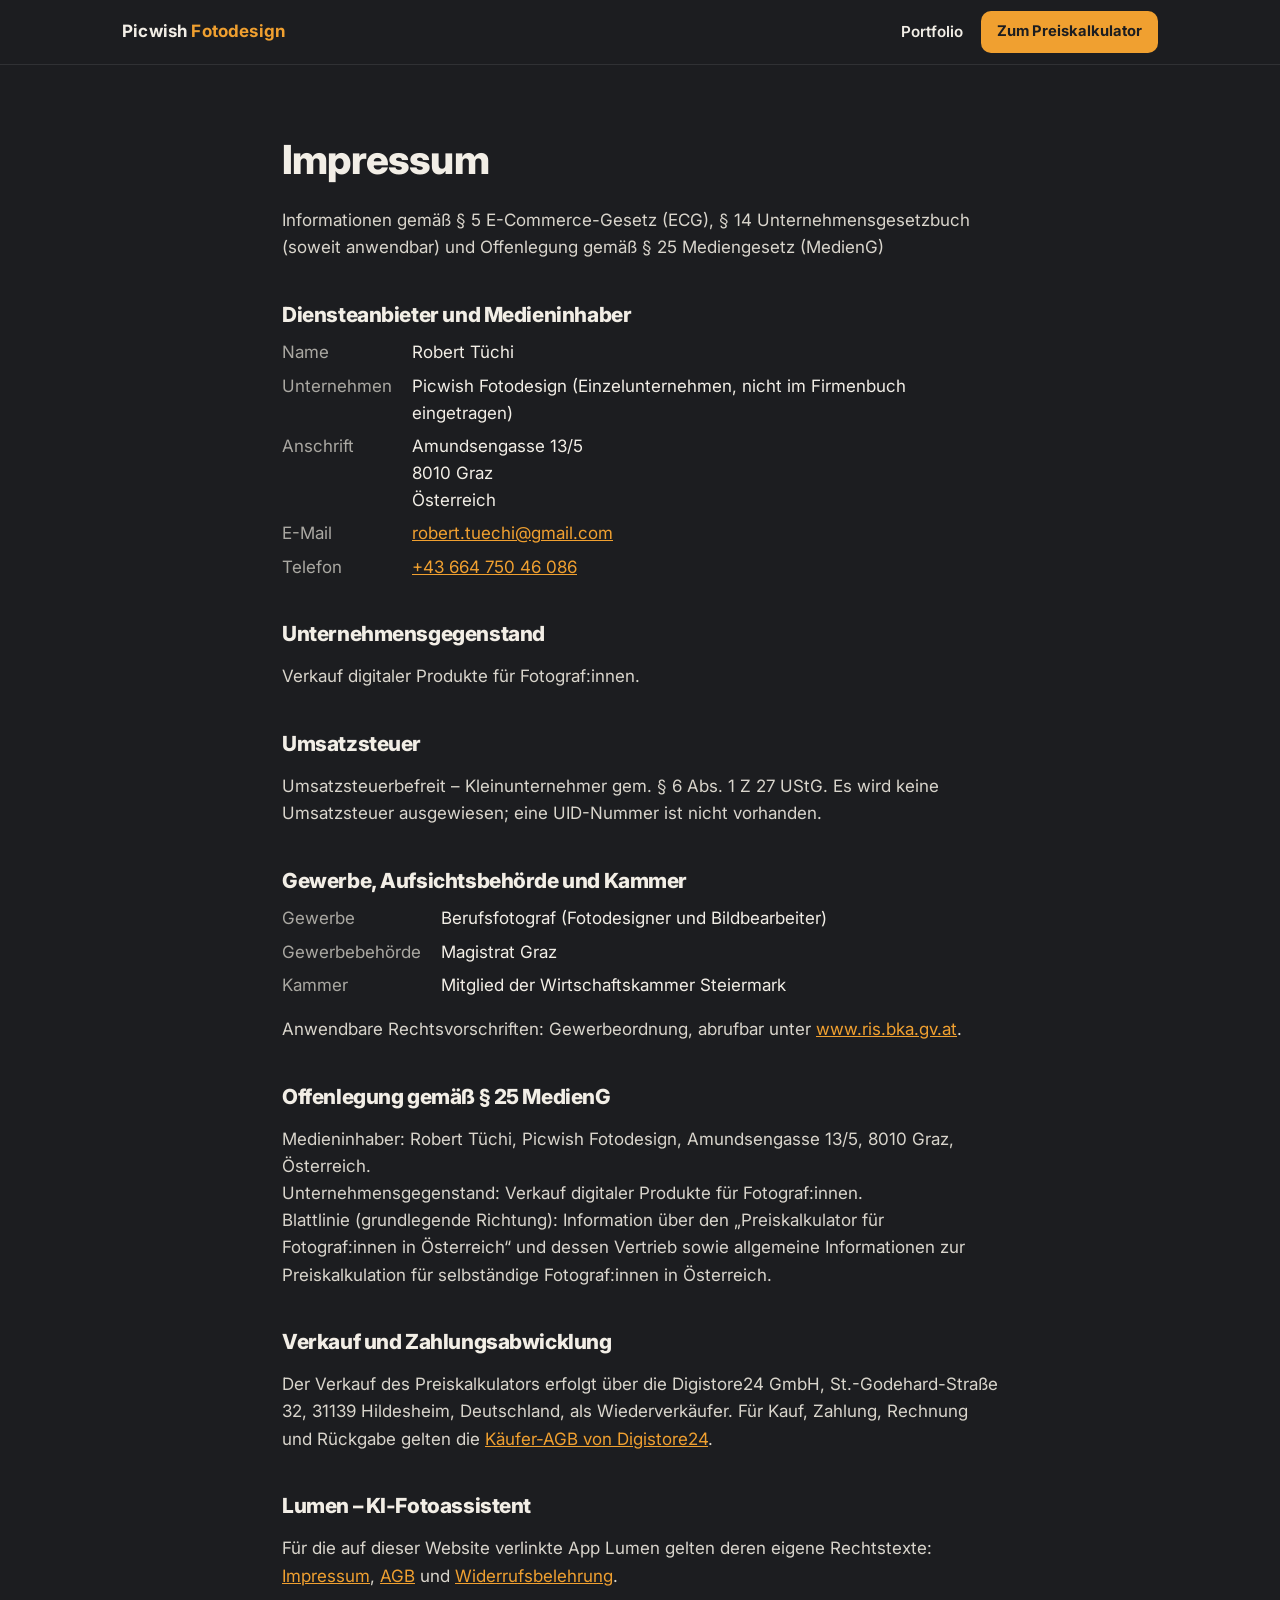
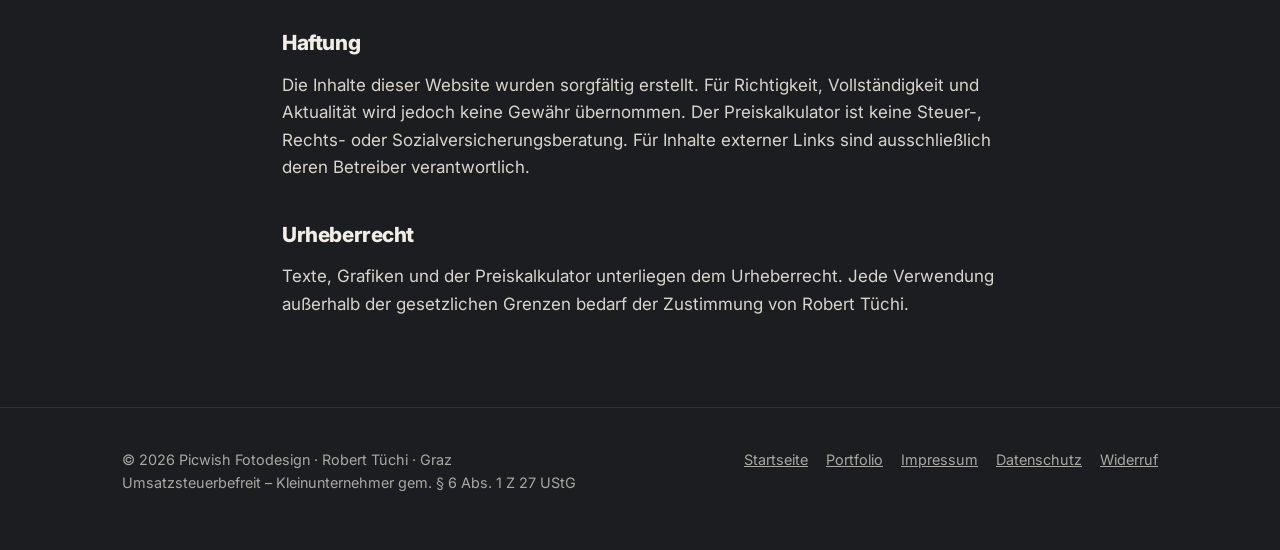
<file: impressum.html>
<!DOCTYPE html>
<html lang="de-AT">
<head>
<meta charset="utf-8">
<meta name="viewport" content="width=device-width, initial-scale=1">
<meta name="robots" content="noindex, follow">
<title>Impressum – Picwish Fotodesign</title>
<link rel="preload" href="assets/fonts/Inter-Variable-latin.woff2" as="font" type="font/woff2" crossorigin>
<link rel="stylesheet" href="assets/style.css">
<link rel="icon" href="favicon.ico" sizes="any">
<link rel="icon" type="image/png" sizes="32x32" href="assets/favicon-32.png">
<link rel="apple-touch-icon" href="apple-touch-icon.png">
<meta name="theme-color" content="#1c1d20">
</head>
<body>
<header class="top"><div class="wrap"><a class="brand" href="index.html">Picwish <span>Fotodesign</span></a><nav class="topnav"><a href="https://www.facebook.com/PicWishFotodesign/" target="_blank" rel="noopener">Portfolio</a><a class="btn small" href="index.html">Zum Preiskalkulator</a></nav></div></header>
<main class="legal"><section><div class="wrap narrow">
<h1>Impressum</h1>
<p class="muted">Informationen gemäß § 5 E-Commerce-Gesetz (ECG), § 14 Unternehmensgesetzbuch (soweit anwendbar) und Offenlegung gemäß § 25 Mediengesetz (MedienG)</p>

<h2>Diensteanbieter und Medieninhaber</h2>
<dl>
  <dt>Name</dt><dd>Robert Tüchi</dd>
  <dt>Unternehmen</dt><dd>Picwish Fotodesign (Einzelunternehmen, nicht im Firmenbuch eingetragen)</dd>
  <dt>Anschrift</dt><dd>Amundsengasse 13/5<br>8010 Graz<br>Österreich</dd>
  <dt>E-Mail</dt><dd><a href="mailto:robert.tuechi@gmail.com">robert.tuechi@gmail.com</a></dd>
  <dt>Telefon</dt><dd><a href="tel:+4366475046086">+43 664 750 46 086</a></dd>
</dl>

<h2>Unternehmensgegenstand</h2>
<p>Verkauf digitaler Produkte für Fotograf:innen.</p>

<h2>Umsatzsteuer</h2>
<p>Umsatzsteuerbefreit – Kleinunternehmer gem. § 6 Abs. 1 Z 27 UStG. Es wird keine Umsatzsteuer ausgewiesen; eine UID-Nummer ist nicht vorhanden.</p>

<h2>Gewerbe, Aufsichtsbehörde und Kammer</h2>
<dl>
  <dt>Gewerbe</dt><dd>Berufsfotograf (Fotodesigner und Bildbearbeiter)</dd>
  <dt>Gewerbebehörde</dt><dd>Magistrat Graz</dd>
  <dt>Kammer</dt><dd>Mitglied der Wirtschaftskammer Steiermark</dd>
</dl>
<p>Anwendbare Rechtsvorschriften: Gewerbeordnung, abrufbar unter <a href="https://www.ris.bka.gv.at" rel="noopener">www.ris.bka.gv.at</a>.</p>

<h2>Offenlegung gemäß § 25 MedienG</h2>
<p>Medieninhaber: Robert Tüchi, Picwish Fotodesign, Amundsengasse 13/5, 8010 Graz, Österreich.<br>
Unternehmensgegenstand: Verkauf digitaler Produkte für Fotograf:innen.<br>
Blattlinie (grundlegende Richtung): Information über den „Preiskalkulator für Fotograf:innen in Österreich“ und dessen Vertrieb sowie allgemeine Informationen zur Preiskalkulation für selbständige Fotograf:innen in Österreich.</p>

<h2>Verkauf und Zahlungsabwicklung</h2>
<p>Der Verkauf des Preiskalkulators erfolgt über die Digistore24 GmbH, St.-Godehard-Straße 32, 31139 Hildesheim, Deutschland, als Wiederverkäufer. Für Kauf, Zahlung, Rechnung und Rückgabe gelten die <a href="https://www.digistore24.com/page/terms/1/de" rel="noopener">Käufer-AGB von Digistore24</a>.</p>

<h2>Lumen – KI-Fotoassistent</h2>
<p>Für die auf dieser Website verlinkte App Lumen gelten deren eigene Rechtstexte: <a href="https://lumen-67oi.onrender.com/impressum" rel="noopener">Impressum</a>, <a href="https://lumen-67oi.onrender.com/agb" rel="noopener">AGB</a> und <a href="https://lumen-67oi.onrender.com/widerruf" rel="noopener">Widerrufsbelehrung</a>.</p>

<h2>Haftung</h2>
<p>Die Inhalte dieser Website wurden sorgfältig erstellt. Für Richtigkeit, Vollständigkeit und Aktualität wird jedoch keine Gewähr übernommen. Der Preiskalkulator ist keine Steuer-, Rechts- oder Sozialversicherungsberatung. Für Inhalte externer Links sind ausschließlich deren Betreiber verantwortlich.</p>

<h2>Urheberrecht</h2>
<p>Texte, Grafiken und der Preiskalkulator unterliegen dem Urheberrecht. Jede Verwendung außerhalb der gesetzlichen Grenzen bedarf der Zustimmung von Robert Tüchi.</p>
</div></section></main>
<footer><div class="wrap"><div>© 2026 Picwish Fotodesign · Robert Tüchi · Graz<br>Umsatzsteuerbefreit – Kleinunternehmer gem. § 6 Abs. 1 Z 27 UStG</div><nav><a href="index.html">Startseite</a><a href="https://www.facebook.com/PicWishFotodesign/" target="_blank" rel="noopener">Portfolio</a><a href="impressum.html">Impressum</a><a href="datenschutz.html">Datenschutz</a><a href="index.html#widerruf">Widerruf</a></nav></div></footer>
</body>
</html>
</file>
<file: assets/style.css>
@font-face{font-family:"Inter";src:url("fonts/Inter-Variable-latin.woff2") format("woff2");font-weight:100 900;font-style:normal;font-display:swap}
:root{--bg:rgb(28,29,32);--bg2:rgb(36,37,41);--line:rgba(255,255,255,.09);--text:rgb(242,238,230);--muted:rgb(170,168,162);--accent:rgb(240,160,48);--accent-d:rgb(214,138,28);--radius:14px;--max:1080px}
*{box-sizing:border-box}
html{scroll-behavior:smooth}
body{margin:0;background:var(--bg);color:var(--text);font-family:"Inter",system-ui,-apple-system,"Segoe UI",Roboto,"Helvetica Neue",Arial,sans-serif;font-size:17px;line-height:1.6;-webkit-font-smoothing:antialiased}
img{max-width:100%;height:auto;display:block}
a{color:var(--accent)}
a:hover{color:#ffc163}
.wrap{max-width:var(--max);margin:0 auto;padding:0 22px}
.narrow{max-width:760px}
header.top{border-bottom:1px solid var(--line)}
header.top .wrap{display:flex;align-items:center;justify-content:space-between;height:64px;gap:16px}
.brand{font-weight:700;color:var(--text);text-decoration:none;letter-spacing:.01em}
.brand span{color:var(--accent)}
.btn{display:inline-block;background:var(--accent);color:#1c1d20;font-weight:700;text-decoration:none;padding:14px 26px;border-radius:10px;font-size:1.05rem;transition:background .15s,transform .15s}
.btn:hover{background:#ffb347;color:#1c1d20;transform:translateY(-1px)}
.btn.small{padding:9px 16px;font-size:.92rem}
.btn.big{padding:18px 34px;font-size:1.15rem;width:100%;text-align:center}
.eyebrow{text-transform:uppercase;letter-spacing:.14em;font-size:.78rem;color:var(--muted);font-weight:600;margin:0 0 14px}
h1,h2,h3{line-height:1.15;letter-spacing:-.02em;margin:0 0 .6em}
h1{font-size:clamp(2rem,4.6vw,3.2rem);font-weight:800}
h2{font-size:clamp(1.6rem,3.2vw,2.2rem);font-weight:800}
h3{font-size:1.15rem;font-weight:700}
.accent{color:var(--accent)}
.muted{color:var(--muted)}
section{padding:72px 0;border-bottom:1px solid var(--line)}
.hero{padding:56px 0 72px}
.hero-grid{display:grid;grid-template-columns:1.05fr 1fr;gap:44px;align-items:center}
.hero .lead{font-size:1.12rem;color:#d9d5cc}
.hero .cta{display:flex;flex-wrap:wrap;gap:14px;align-items:center;margin-top:26px}
.hero .cta small{color:var(--muted)}
.frame{position:relative;border-radius:var(--radius);overflow:hidden;border:1px solid var(--line);box-shadow:0 20px 60px rgba(0,0,0,.35)}
.split{display:grid;grid-template-columns:1.3fr 1fr;gap:48px;align-items:center}
.split.rev{grid-template-columns:1fr 1.3fr}
.split img{border-radius:var(--radius);border:1px solid var(--line)}
ul.check,ul.cross,ul.pain{list-style:none;padding:0;margin:0}
ul.check li,ul.cross li,ul.pain li{position:relative;padding-left:32px;margin:0 0 14px}
ul.check li::before{content:"✓";position:absolute;left:0;top:0;color:var(--accent);font-weight:800}
ul.cross li::before{content:"✕";position:absolute;left:2px;top:0;color:var(--muted);font-weight:800}
ul.pain li::before{content:"";position:absolute;left:4px;top:.62em;width:10px;height:10px;border:2px solid var(--accent);border-radius:2px}
.cards{display:grid;grid-template-columns:repeat(auto-fit,minmax(280px,1fr));gap:18px;margin-top:28px}
.card{background:var(--bg2);border:1px solid var(--line);border-radius:var(--radius);padding:22px 22px 18px}
.card .num{display:inline-block;color:var(--accent);font-weight:800;font-size:.85rem;letter-spacing:.08em;margin-bottom:6px}
.card p{margin:0;color:#d4d0c7;font-size:.97rem}
.note{background:var(--bg2);border-left:3px solid var(--accent);padding:16px 20px;border-radius:0 10px 10px 0;color:#d4d0c7;font-size:.96rem}
.two{display:grid;grid-template-columns:1fr 1fr;gap:28px}
.badge{display:inline-block;background:rgba(240,160,48,.14);color:var(--accent);font-weight:700;border-radius:999px;padding:4px 12px;font-size:.82rem;margin-bottom:12px}
details{background:var(--bg2);border:1px solid var(--line);border-radius:12px;margin:0 0 10px;padding:0 20px}
summary{cursor:pointer;font-weight:650;padding:17px 28px 17px 0;list-style:none;position:relative}
summary::-webkit-details-marker{display:none}
summary::after{content:"+";position:absolute;right:0;top:13px;font-size:1.4rem;color:var(--accent);font-weight:400}
details[open] summary::after{content:"–"}
details p{margin:0 0 18px;color:#d4d0c7}
.price{padding:80px 0}
.pricebox{max-width:560px;margin:0 auto;background:var(--bg2);border:1px solid rgba(240,160,48,.45);border-radius:20px;padding:36px 32px;text-align:center;box-shadow:0 20px 60px rgba(0,0,0,.35)}
.pricebox .amount{font-size:3.6rem;font-weight:800;letter-spacing:-.03em;line-height:1;margin:6px 0 4px}
.pricebox .amount small{font-size:1.1rem;font-weight:600;color:var(--muted);letter-spacing:0}
.pricebox ul{text-align:left;margin:22px 0 26px}
.pricebox .fine{font-size:.85rem;color:var(--muted);margin:14px 0 0}
footer{padding:40px 0 56px;color:var(--muted);font-size:.9rem}
footer .wrap{display:flex;flex-wrap:wrap;justify-content:space-between;gap:16px}
footer nav a{color:var(--muted);margin-right:18px}
footer nav a:hover{color:var(--accent)}
.legal h1{font-size:clamp(1.8rem,4vw,2.5rem)}
.legal h2{font-size:1.3rem;margin-top:2em}
.legal p,.legal li{color:#d9d5cc}
.legal dl{display:grid;grid-template-columns:max-content 1fr;gap:6px 20px;margin:0}
.legal dt{color:var(--muted)}
.legal dd{margin:0}
.ph{background:rgba(240,160,48,.18);color:var(--accent);padding:1px 6px;border-radius:4px;font-weight:600}
@media (max-width:860px){
 .hero-grid,.split,.split.rev,.two{grid-template-columns:1fr;gap:30px}
 .split.rev .img{order:-1}
 section{padding:56px 0}
 .split img{width:100%;max-width:min(420px,100%);margin:0 auto}
 .legal dl{grid-template-columns:1fr}
 .legal dt{margin-top:10px}
}
@media (max-width:480px){body{font-size:16px}.pricebox{padding:28px 20px}.pricebox .amount{font-size:3rem}header.top .btn.small{display:none}}
.hero-grid>*,.split>*,.two>*,.cards>*{min-width:0}
p,li,dd{overflow-wrap:break-word;hyphens:auto}
h1,h2,h3{overflow-wrap:break-word;hyphens:manual}

/* v2: Kaufbuttons, Screenshots, Über mich, Sticky-CTA */
.cta-row{display:flex;flex-wrap:wrap;gap:14px;align-items:center;margin-top:32px}
.cta-row small{color:var(--muted)}
.peek-title{margin-top:48px}
.peek-title .muted{font-weight:500;font-size:.9rem}
.peek{display:grid;grid-template-columns:1fr 1.25fr;gap:18px;align-items:start;margin-top:14px}
.peek-col{display:grid;gap:18px}
.shot{margin:0;background:var(--bg2);border:1px solid var(--line);border-radius:var(--radius);padding:10px}
.shot img{border-radius:8px;background:#fff;width:100%}
.shot figcaption{color:var(--muted);font-size:.88rem;margin:10px 4px 2px}
.small-note{font-size:.85rem;margin:12px 0 0}
.about{display:grid;grid-template-columns:260px 1fr;gap:44px;align-items:center}
.about-photo{aspect-ratio:4/5;border:2px dashed rgba(240,160,48,.45);border-radius:var(--radius);display:flex;align-items:center;justify-content:center;text-align:center;padding:16px;background:var(--bg2)}
.quote blockquote{margin:0 0 12px;font-size:1.02rem}
.quote figcaption{color:var(--muted);font-size:.88rem}
.sticky-cta{display:none}
@media (max-width:860px){
 .peek{grid-template-columns:1fr}
 .about{grid-template-columns:1fr;gap:24px}
 .about-photo{max-width:220px}
 .sticky-cta{display:flex;position:fixed;left:12px;right:12px;bottom:calc(12px + env(safe-area-inset-bottom));z-index:50;align-items:center;justify-content:space-between;gap:12px;background:rgba(36,37,41,.96);border:1px solid rgba(240,160,48,.45);border-radius:12px;padding:8px 8px 8px 14px;box-shadow:0 10px 30px rgba(0,0,0,.45);font-size:.92rem;transition:transform .25s,opacity .25s}
 .sticky-cta.is-hidden{transform:translateY(140%);opacity:0;pointer-events:none}
 footer{padding-bottom:96px}
}
@media (max-width:480px){.sticky-cta .btn.small{display:inline-block}}

/* Navigation */
.topnav{display:flex;align-items:center;gap:18px}
.topnav a:not(.btn){color:var(--text);text-decoration:none;font-weight:600;font-size:.95rem}
.topnav a:not(.btn):hover,.topnav a[aria-current="page"]{color:var(--accent)}
.btn.ghost{background:transparent;color:var(--accent);border:1px solid rgba(240,160,48,.6)}
.btn.ghost:hover{background:rgba(240,160,48,.12);color:#ffc163}
@media (max-width:480px){.topnav{gap:12px}}
footer nav{display:flex;flex-wrap:wrap;gap:8px 18px}
footer nav a{margin-right:0}
/* Meine Fotografie (Teaser, nur Text) */
.photo-teaser{background:var(--bg2);border:1px solid var(--line);border-radius:var(--radius);padding:30px 30px 26px}
.photo-teaser h2{margin-top:.2em}
.photo-teaser .tags{display:flex;flex-wrap:wrap;gap:8px;margin:14px 0 22px;padding:0;list-style:none}
.photo-teaser .tags li{padding:6px 14px;border-radius:999px;border:1px solid rgba(240,160,48,.45);color:var(--text);font-weight:600;font-size:.9rem}
.photo-teaser .actions{display:flex;flex-wrap:wrap;gap:12px}
@media (max-width:480px){.photo-teaser{padding:24px 18px 20px}.photo-teaser .actions .btn{flex:1 1 100%;text-align:center}}

/* Respect users who request reduced motion. */
@media (prefers-reduced-motion: reduce) {
  html {
    scroll-behavior: auto !important;
  }
  *,
  *::before,
  *::after {
    animation-duration: 0.01ms !important;
    animation-iteration-count: 1 !important;
    transition-duration: 0.01ms !important;
    scroll-behavior: auto !important;
  }
}
</file>
